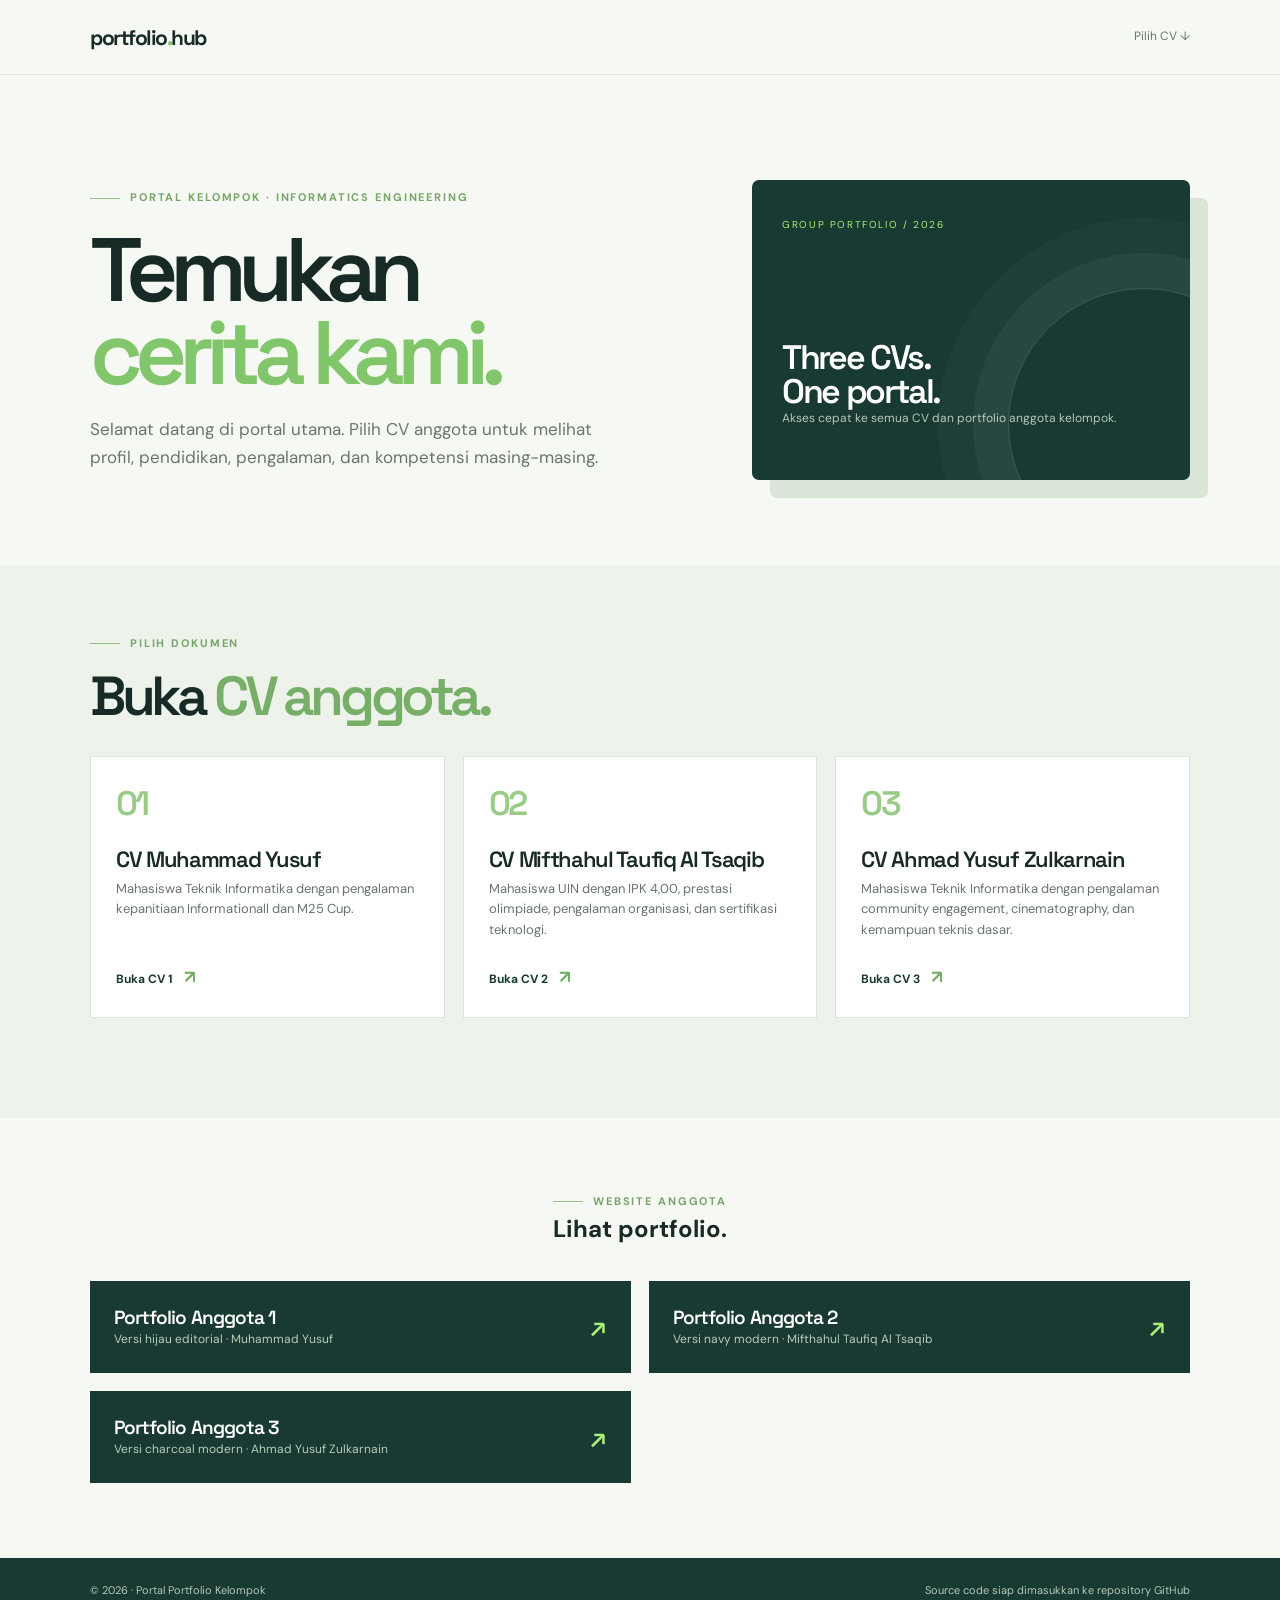
<file: index.html>
<!DOCTYPE html>
<html lang="id">
<head>
  <meta charset="UTF-8">
  <meta name="viewport" content="width=device-width, initial-scale=1.0">
  <meta name="description" content="Portal portfolio dan CV anggota kelompok.">
  <title>Portfolio Hub | CV & Portfolio</title>
  <link rel="preconnect" href="https://fonts.googleapis.com">
  <link rel="preconnect" href="https://fonts.gstatic.com" crossorigin>
  <link href="https://fonts.googleapis.com/css2?family=DM+Sans:wght@400;500;600;700&family=Space+Grotesk:wght@500;600;700&display=swap" rel="stylesheet">
  <style>
    :root{--ink:#172a25;--muted:#68766e;--paper:#f6f8f3;--deep:#183a32;--lime:#a8ee77;--line:#dce5dc;--orange:#e3a15f}
    *{box-sizing:border-box;margin:0;padding:0}html{scroll-behavior:smooth}body{background:var(--paper);color:var(--ink);font:16px/1.6 "DM Sans",sans-serif}.container{width:min(1100px,calc(100% - 44px));margin:auto}.header{border-bottom:1px solid var(--line);background:#f6f8f3eb;backdrop-filter:blur(12px);position:sticky;top:0;z-index:5}.nav{height:74px;display:flex;align-items:center;justify-content:space-between}.brand{color:var(--ink);font:700 21px "Space Grotesk";letter-spacing:-.07em;text-decoration:none}.brand span{color:#7bbd69}.nav a:not(.brand){color:var(--muted);font-size:12px;text-decoration:none}.hero{padding:105px 0 85px;display:grid;grid-template-columns:1.15fr .85fr;gap:70px;align-items:center}.eyebrow{color:#76a568;text-transform:uppercase;letter-spacing:.17em;font-size:11px;font-weight:700;display:flex;align-items:center;gap:10px}.eyebrow:before{content:"";width:30px;height:1px;background:#94bf85}.hero h1{font:600 clamp(54px,8vw,90px)/.92 "Space Grotesk";letter-spacing:-.09em;margin:22px 0}.hero h1 span{color:#82c66b}.hero-copy>p:last-of-type{max-width:520px;color:var(--muted);font-size:17px}.hero-card{background:var(--deep);color:#fff;padding:30px;border-radius:7px;min-height:300px;box-shadow:18px 18px 0 #d9e6d7;position:relative;overflow:hidden}.hero-card:after{content:"";position:absolute;width:270px;height:270px;border:1px solid #ffffff2b;border-radius:50%;right:-90px;bottom:-80px;box-shadow:0 0 0 35px #ffffff0b,0 0 0 70px #ffffff07}.hero-card small{color:var(--lime);font-size:10px;letter-spacing:.16em}.hero-card h2{font:600 34px/1 "Space Grotesk";letter-spacing:-.07em;margin-top:105px}.hero-card p{color:#b5c9ba;font-size:12px}.section{padding:70px 0 100px;background:#edf2eb}.section-heading{margin-bottom:32px}.section h2{font:600 clamp(35px,5vw,55px)/1 "Space Grotesk";letter-spacing:-.08em;margin-top:16px}.section h2 span{color:#78af68}.portal-grid{display:grid;grid-template-columns:repeat(3,1fr);gap:18px}.portal-card{background:#fff;border:1px solid var(--line);padding:25px;min-height:235px;display:flex;flex-direction:column;justify-content:space-between;transition:.2s}.portal-card:hover{transform:translateY(-5px);box-shadow:0 14px 25px #21372b12}.portal-number{font:600 34px "Space Grotesk";color:#9acb87;letter-spacing:-.08em}.portal-card h3{font:600 22px "Space Grotesk";letter-spacing:-.06em;margin-top:20px}.portal-card p{font-size:13px;color:var(--muted);margin:6px 0 22px}.portal-link{color:var(--deep);font-size:12px;font-weight:700;text-decoration:none}.portal-link span{color:#75ae67;font-size:18px;margin-left:8px}.portfolio-links{padding:75px 0}.portfolio-links .section-heading{text-align:center}.portfolio-links .eyebrow{justify-content:center}.portfolio-list{display:grid;grid-template-columns:1fr 1fr;gap:18px}.portfolio-item{padding:24px;background:var(--deep);color:#fff;text-decoration:none;display:flex;align-items:center;justify-content:space-between}.portfolio-item:hover{background:#255045}.portfolio-item h3{font:600 19px "Space Grotesk";letter-spacing:-.05em}.portfolio-item p{color:#b9ccb9;font-size:12px}.portfolio-item strong{color:var(--lime);font:500 27px "Space Grotesk"}.footer{background:var(--deep);color:#b6c8b9;padding:24px 0;font-size:11px}.footer .container{display:flex;justify-content:space-between;gap:20px}.footer a{color:#fff;text-decoration:none}@media(max-width:720px){.container{width:calc(100% - 34px)}.hero{grid-template-columns:1fr;gap:50px;padding:75px 0}.hero-card{min-height:270px}.portal-grid,.portfolio-list{grid-template-columns:1fr}.footer .container{flex-wrap:wrap}}
  </style>
</head>
<body>
  <header class="header"><nav class="nav container"><a class="brand" href="#home">portfolio<span>.</span>hub</a><a href="#cv">Pilih CV ↓</a></nav></header>
  <main>
    <section id="home" class="hero container">
      <div class="hero-copy"><p class="eyebrow">Portal kelompok · Informatics Engineering</p><h1>Temukan<br /><span>cerita kami.</span></h1><p>Selamat datang di portal utama. Pilih CV anggota untuk melihat profil, pendidikan, pengalaman, dan kompetensi masing-masing.</p></div>
      <div class="hero-card"><small>GROUP PORTFOLIO / 2026</small><h2>Three CVs.<br>One portal.</h2><p>Akses cepat ke semua CV dan portfolio anggota kelompok.</p></div>
    </section>
    <section id="cv" class="section"><div class="container"><div class="section-heading"><p class="eyebrow">Pilih dokumen</p><h2>Buka <span>CV anggota.</span></h2></div><div class="portal-grid">
      <article class="portal-card"><div><div class="portal-number">01</div><h3>CV Muhammad Yusuf</h3><p>Mahasiswa Teknik Informatika dengan pengalaman kepanitiaan Informationall dan M25 Cup.</p></div><a class="portal-link" href="cv-1.html">Buka CV 1 <span>↗</span></a></article>
      <article class="portal-card"><div><div class="portal-number">02</div><h3>CV Mifthahul Taufiq Al Tsaqib</h3><p>Mahasiswa UIN dengan IPK 4,00, prestasi olimpiade, pengalaman organisasi, dan sertifikasi teknologi.</p></div><a class="portal-link" href="cv-2.html">Buka CV 2 <span>↗</span></a></article>
      <article class="portal-card"><div><div class="portal-number">03</div><h3>CV Ahmad Yusuf Zulkarnain</h3><p>Mahasiswa Teknik Informatika dengan pengalaman community engagement, cinematography, dan kemampuan teknis dasar.</p></div><a class="portal-link" href="cv-3.html">Buka CV 3 <span>↗</span></a></article>
    </div></div></section>
    <section class="portfolio-links"><div class="container"><div class="section-heading"><p class="eyebrow">Website anggota</p><h2>Lihat <span>portfolio.</span></h2></div><div class="portfolio-list"><a class="portfolio-item" href="portfolio-anggota-1/index.html"><div><h3>Portfolio Anggota 1</h3><p>Versi hijau editorial · Muhammad Yusuf</p></div><strong>↗</strong></a><a class="portfolio-item" href="portfolio-anggota-2/index.html"><div><h3>Portfolio Anggota 2</h3><p>Versi navy modern · Mifthahul Taufiq Al Tsaqib</p></div><strong>↗</strong></a><a class="portfolio-item" href="portfolio-anggota-3/index.html"><div><h3>Portfolio Anggota 3</h3><p>Versi charcoal modern · Ahmad Yusuf Zulkarnain</p></div><strong>↗</strong></a></div></div></section>
  </main>
  <footer class="footer"><div class="container"><span>© 2026 · Portal Portfolio Kelompok</span><span>Source code siap dimasukkan ke repository GitHub</span></div></footer>
</body>
</html>
</file>
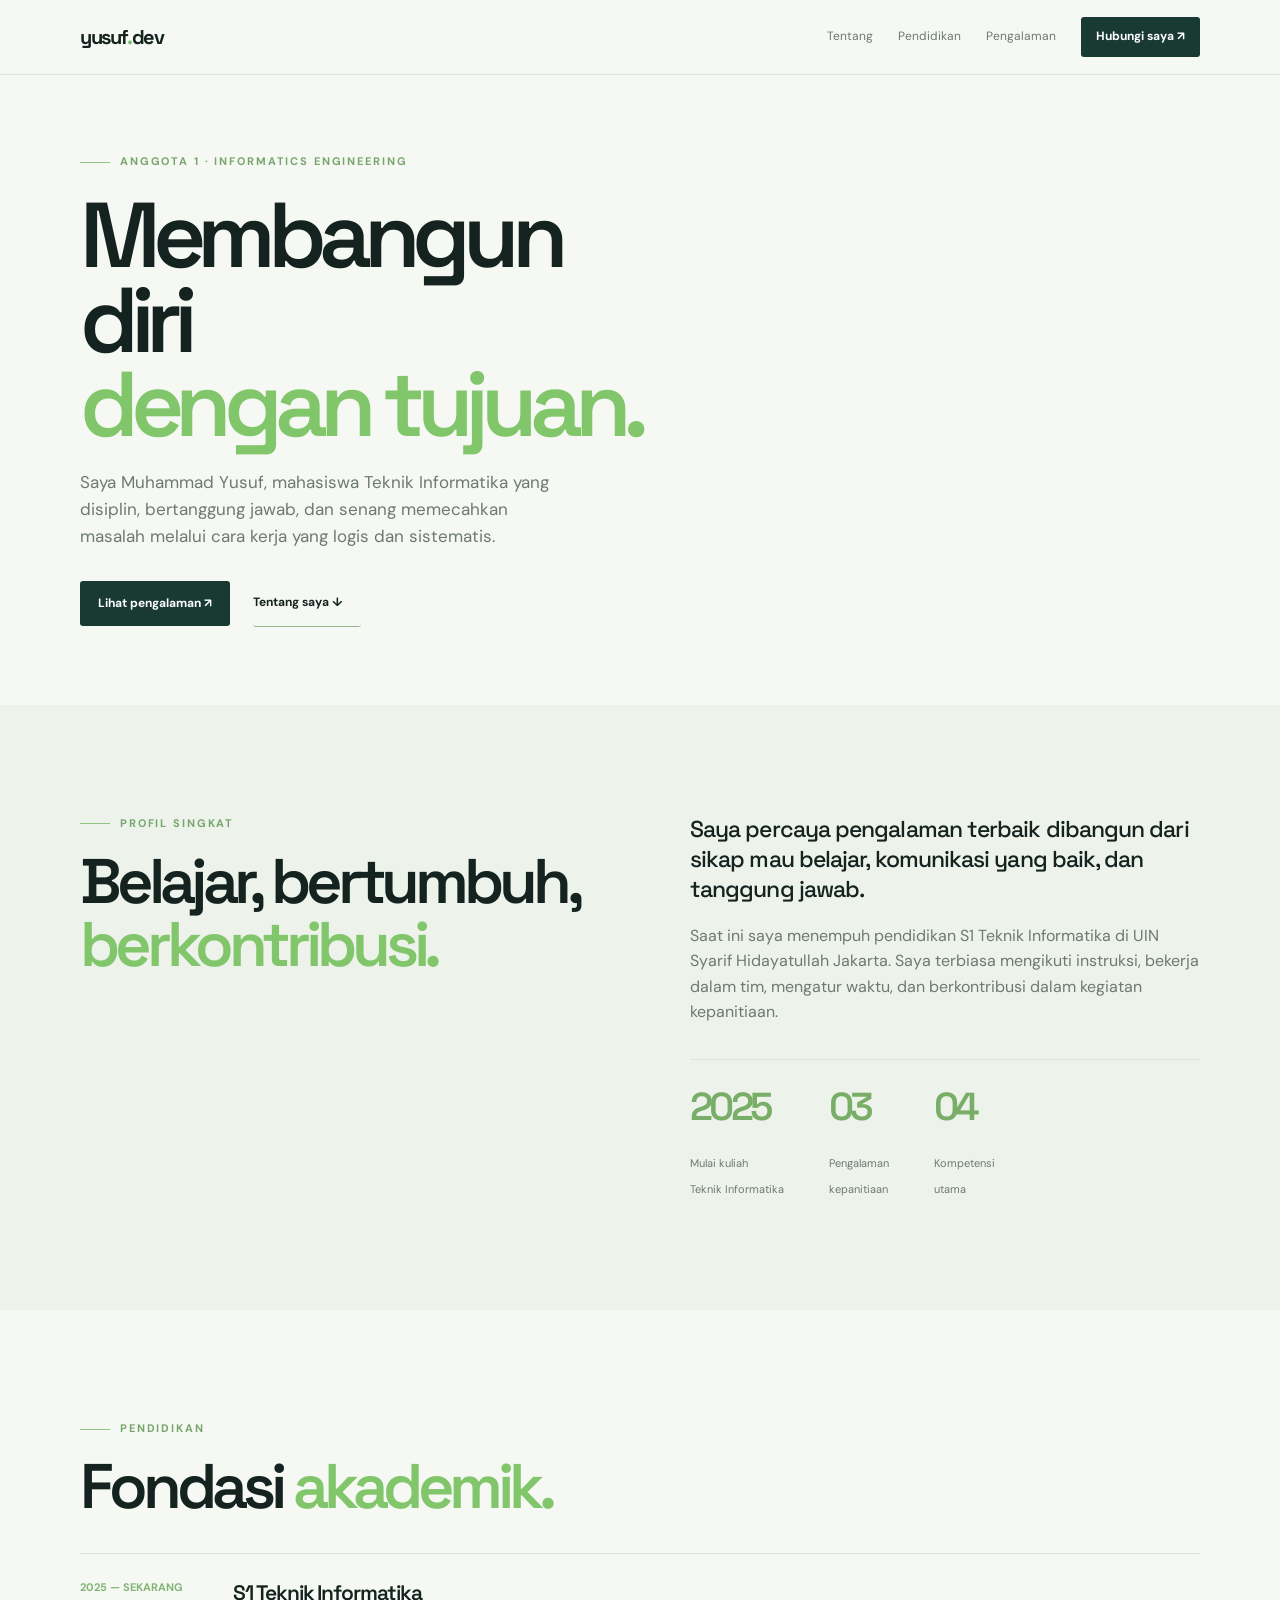
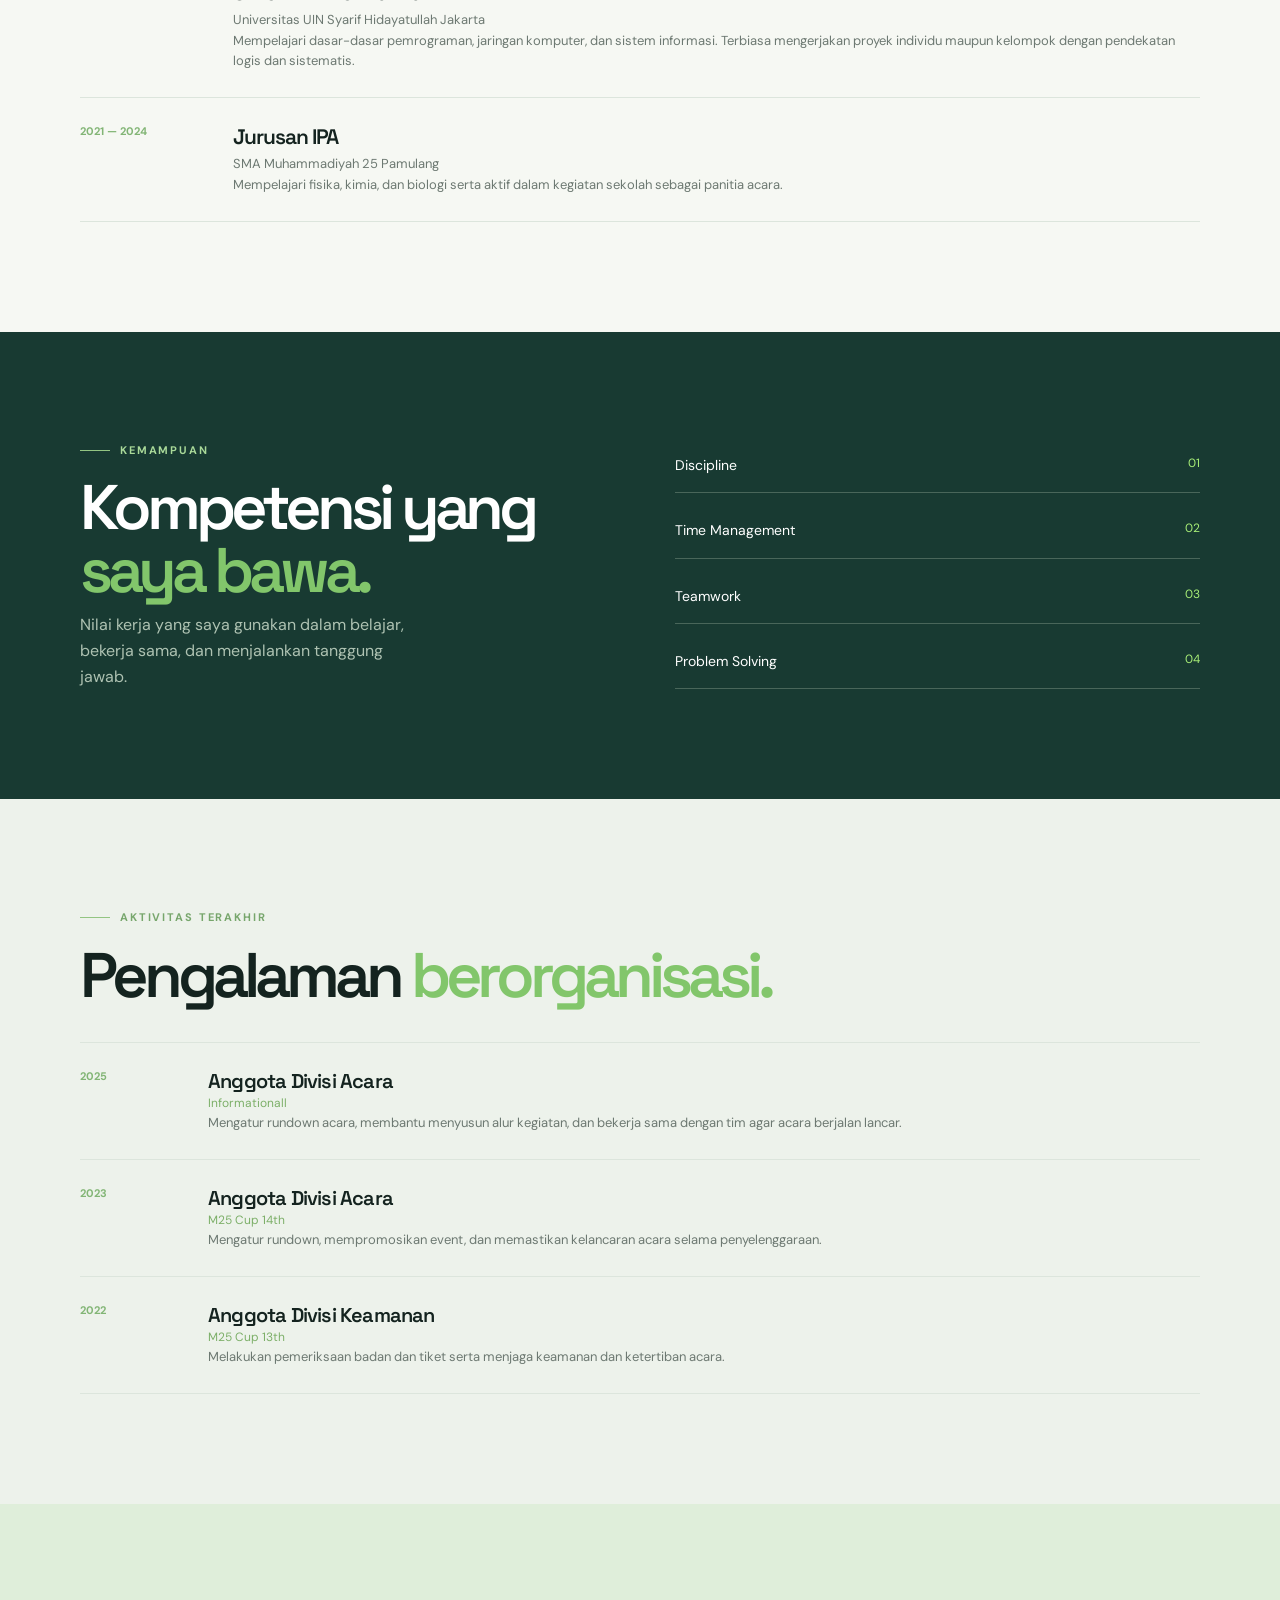
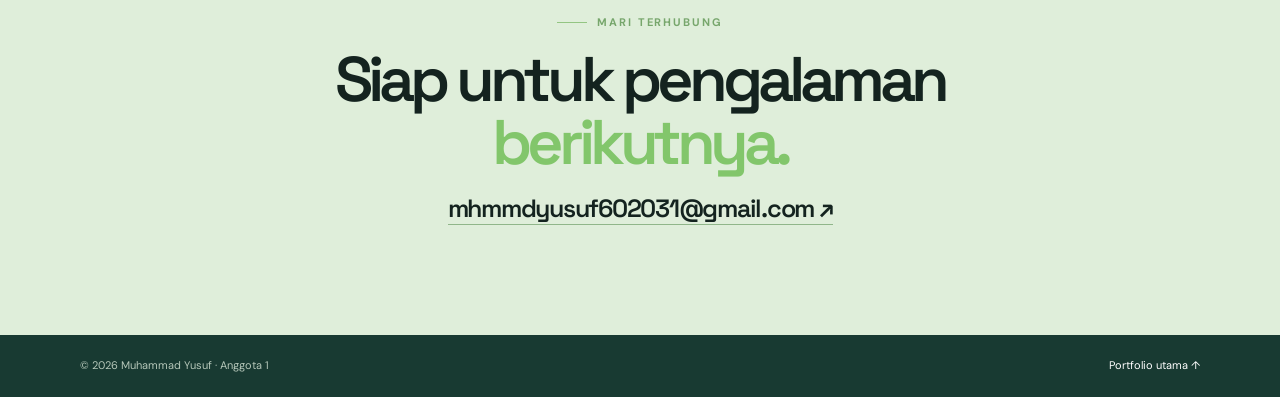
<file: portfolio-anggota-1/index.html>
<!DOCTYPE html>
<html lang="id">
<head>
  <meta charset="UTF-8">
  <meta name="viewport" content="width=device-width, initial-scale=1.0">
  <meta name="description" content="Portfolio Muhammad Yusuf, mahasiswa Teknik Informatika.">
  <title>Muhammad Yusuf — Portfolio</title>
  <link rel="preconnect" href="https://fonts.googleapis.com">
  <link rel="preconnect" href="https://fonts.gstatic.com" crossorigin>
  <link href="https://fonts.googleapis.com/css2?family=DM+Sans:wght@400;500;600;700&family=Space+Grotesk:wght@500;600;700&display=swap" rel="stylesheet">
  <style>
    :root{--ink:#14231f;--muted:#6d7972;--paper:#f6f8f3;--deep:#183a32;--lime:#a8ee77;--line:#dce5dc}
    *{box-sizing:border-box;margin:0;padding:0}html{scroll-behavior:smooth}body{background:var(--paper);color:var(--ink);font:16px/1.6 "DM Sans",sans-serif}.container{width:min(1120px,calc(100% - 48px));margin:auto}.header{position:sticky;top:0;z-index:5;background:#f6f8f3e8;backdrop-filter:blur(12px);border-bottom:1px solid var(--line)}.nav{height:74px;display:flex;align-items:center;justify-content:space-between}.brand{color:var(--ink);font:700 20px "Space Grotesk";text-decoration:none;letter-spacing:-.07em}.brand b{color:#80bd68}.links{display:flex;gap:25px;align-items:center}.links a{color:var(--muted);font-size:12px;text-decoration:none}.links .button{color:#fff;background:var(--deep);padding:10px 15px;border-radius:3px}.hero{min-height:630px;display:grid;grid-template-columns:1.1fr .9fr;align-items:center;gap:70px}.eyebrow{font-size:11px;text-transform:uppercase;letter-spacing:.17em;font-weight:700;color:#77a66c;display:flex;gap:10px;align-items:center}.eyebrow:before{content:"";width:30px;height:1px;background:#93c582}.hero h1{font:600 clamp(54px,8vw,92px)/.92 "Space Grotesk";letter-spacing:-.09em;margin:22px 0}.hero h1 span,.section h2 span{color:#82c66b}.lead{max-width:480px;color:var(--muted);font-size:17px}.actions{display:flex;gap:23px;align-items:center;margin-top:30px}.button{display:inline-block;text-decoration:none;font-size:12px;font-weight:700;border-radius:3px;padding:13px 18px}.button.primary{background:var(--deep);color:#fff}.button.secondary{color:var(--ink);border-bottom:1px solid #95b68b;padding-left:0}.profile-card{height:420px;max-width:350px;margin:auto;border-radius:170px 170px 10px 10px;background:#dcebd6;position:relative;overflow:hidden}.profile-card:before{content:"MUHAMMAD YUSUF";position:absolute;top:22px;left:24px;color:#618b59;font-size:10px;letter-spacing:.15em;z-index:2}.profile-card:after{content:"01";position:absolute;right:22px;bottom:16px;color:#83ac79;font:600 58px "Space Grotesk";letter-spacing:-.1em}.face{position:absolute;width:140px;height:170px;left:105px;top:105px;background:#c8795e;border-radius:48%;z-index:1;transform:rotate(7deg)}.hair{position:absolute;width:150px;height:72px;left:98px;top:90px;background:#173b34;border-radius:60% 40% 30% 40%;z-index:2;transform:rotate(-8deg)}.shirt{position:absolute;width:290px;height:170px;left:30px;bottom:-25px;background:#f3c263;border-radius:50%}.dot{position:absolute;width:110px;height:110px;border:1px solid #fff8;border-radius:50%;top:135px;left:25px}.grid{position:absolute;inset:-80px;opacity:.2;background:linear-gradient(90deg,#fff 1px,transparent 1px),linear-gradient(#fff 1px,transparent 1px);background-size:28px 28px;transform:rotate(20deg)}.section{padding:110px 0}.section.alt{background:#edf2eb}.section h2{font:600 clamp(36px,5vw,63px)/1 "Space Grotesk";letter-spacing:-.08em;margin:17px 0 35px}.about{display:grid;grid-template-columns:1fr 1fr;gap:100px}.about-copy{color:var(--muted);max-width:510px}.about-copy strong{display:block;color:var(--ink);font:500 23px/1.3 "Space Grotesk";letter-spacing:-.04em;margin-bottom:18px}.facts{display:flex;gap:45px;margin-top:34px;padding-top:22px;border-top:1px solid var(--line)}.facts strong{font:600 39px "Space Grotesk";color:#78ae67;display:block;letter-spacing:-.09em}.facts span{font-size:11px;color:var(--muted)}.education{border-top:1px solid var(--line)}.entry{display:grid;grid-template-columns:125px 1fr;gap:28px;padding:25px 0;border-bottom:1px solid var(--line)}.date{font-size:11px;color:#82b575;font-weight:700}.entry h3{font:600 21px "Space Grotesk";letter-spacing:-.05em}.entry p{color:var(--muted);font-size:13px}.tag{font-size:11px;color:#7f8c82;margin-top:4px}.dark{background:var(--deep);color:#fff}.dark .eyebrow{color:#a9d999}.skills{display:grid;grid-template-columns:1fr 1fr;gap:70px}.skills h2{margin-bottom:10px}.skills p{color:#aec2b2;max-width:350px}.skill-list{display:grid;gap:14px}.skill{display:flex;justify-content:space-between;border-bottom:1px solid #49665a;padding:12px 0;font-size:14px}.skill span{color:var(--lime);font-size:12px}.experience-list{border-top:1px solid var(--line);margin-top:25px}.experience{display:grid;grid-template-columns:100px 1fr;gap:28px;border-bottom:1px solid var(--line);padding:25px 0}.experience h3{font:600 20px "Space Grotesk";letter-spacing:-.04em}.experience p{color:var(--muted);font-size:13px}.experience .org{color:#7caf68;font-size:12px}.contact{text-align:center;background:#dfeeda}.contact .eyebrow{justify-content:center}.contact h2{margin-bottom:18px}.email{display:inline-block;color:var(--ink);font:600 25px "Space Grotesk";letter-spacing:-.05em;text-decoration:none;border-bottom:1px solid #90b68a}.footer{background:var(--deep);color:#b5c7b9;font-size:11px;padding:22px 0}.footer .container{display:flex;justify-content:space-between}.footer a{color:#fff;text-decoration:none}@media(max-width:760px){.container{width:calc(100% - 36px)}.links{gap:10px}.links a:not(.button){display:none}.hero,.about,.skills{grid-template-columns:1fr;gap:45px}.hero{padding:70px 0}.profile-card{height:370px;width:290px}.section{padding:78px 0}.entry{grid-template-columns:1fr;gap:4px}.experience{grid-template-columns:1fr;gap:5px}.footer .container{flex-wrap:wrap;gap:8px}.facts{gap:20px}}
  </style>
</head>
<body>
  <header class="header"><nav class="nav container"><a class="brand" href="#home">yusuf<b>.</b>dev</a><div class="links"><a href="#about">Tentang</a><a href="#education">Pendidikan</a><a href="#experience">Pengalaman</a><a class="button" href="mailto:mhmmdyusuf602031@gmail.com">Hubungi saya ↗</a></div></nav></header>
  <main>
    <section id="home" class="hero container">
      <div><p class="eyebrow">Anggota 1 · Informatics Engineering</p><h1>Membangun diri<br /><span>dengan tujuan.</span></h1><p class="lead">Saya Muhammad Yusuf, mahasiswa Teknik Informatika yang disiplin, bertanggung jawab, dan senang memecahkan masalah melalui cara kerja yang logis dan sistematis.</p><div class="actions"><a class="button primary" href="#experience">Lihat pengalaman ↗</a><a class="button secondary" href="#about">Tentang saya ↓</a></div></div>
      <div class="profile-card"><div class="grid"></div><div class="dot"></div><div class="hair"></div><div class="face"></div><div class="shirt"></div></div>
    </section>
    <section id="about" class="section alt"><div class="container about"><div><p class="eyebrow">Profil singkat</p><h2>Belajar, bertumbuh,<br /><span>berkontribusi.</span></h2></div><div class="about-copy"><strong>Saya percaya pengalaman terbaik dibangun dari sikap mau belajar, komunikasi yang baik, dan tanggung jawab.</strong><p>Saat ini saya menempuh pendidikan S1 Teknik Informatika di UIN Syarif Hidayatullah Jakarta. Saya terbiasa mengikuti instruksi, bekerja dalam tim, mengatur waktu, dan berkontribusi dalam kegiatan kepanitiaan.</p><div class="facts"><div><strong>2025</strong><span>Mulai kuliah<br />Teknik Informatika</span></div><div><strong>03</strong><span>Pengalaman<br />kepanitiaan</span></div><div><strong>04</strong><span>Kompetensi<br />utama</span></div></div></div></div></section>
    <section id="education" class="section container"><p class="eyebrow">Pendidikan</p><h2>Fondasi <span>akademik.</span></h2><div class="education"><div class="entry"><span class="date">2025 — SEKARANG</span><div><h3>S1 Teknik Informatika</h3><p class="tag">Universitas UIN Syarif Hidayatullah Jakarta</p><p>Mempelajari dasar-dasar pemrograman, jaringan komputer, dan sistem informasi. Terbiasa mengerjakan proyek individu maupun kelompok dengan pendekatan logis dan sistematis.</p></div></div><div class="entry"><span class="date">2021 — 2024</span><div><h3>Jurusan IPA</h3><p class="tag">SMA Muhammadiyah 25 Pamulang</p><p>Mempelajari fisika, kimia, dan biologi serta aktif dalam kegiatan sekolah sebagai panitia acara.</p></div></div></div></section>
    <section id="skills" class="section dark"><div class="container skills"><div><p class="eyebrow">Kemampuan</p><h2>Kompetensi yang<br /><span>saya bawa.</span></h2><p>Nilai kerja yang saya gunakan dalam belajar, bekerja sama, dan menjalankan tanggung jawab.</p></div><div class="skill-list"><div class="skill">Discipline <span>01</span></div><div class="skill">Time Management <span>02</span></div><div class="skill">Teamwork <span>03</span></div><div class="skill">Problem Solving <span>04</span></div></div></div></section>
    <section id="experience" class="section alt"><div class="container"><p class="eyebrow">Aktivitas terakhir</p><h2>Pengalaman <span>berorganisasi.</span></h2><div class="experience-list"><div class="experience"><span class="date">2025</span><div><h3>Anggota Divisi Acara</h3><p class="org">Informationall</p><p>Mengatur rundown acara, membantu menyusun alur kegiatan, dan bekerja sama dengan tim agar acara berjalan lancar.</p></div></div><div class="experience"><span class="date">2023</span><div><h3>Anggota Divisi Acara</h3><p class="org">M25 Cup 14th</p><p>Mengatur rundown, mempromosikan event, dan memastikan kelancaran acara selama penyelenggaraan.</p></div></div><div class="experience"><span class="date">2022</span><div><h3>Anggota Divisi Keamanan</h3><p class="org">M25 Cup 13th</p><p>Melakukan pemeriksaan badan dan tiket serta menjaga keamanan dan ketertiban acara.</p></div></div></div></div></section>
    <section class="section contact"><div class="container"><p class="eyebrow">Mari terhubung</p><h2>Siap untuk pengalaman<br /><span>berikutnya.</span></h2><a class="email" href="mailto:mhmmdyusuf602031@gmail.com">mhmmdyusuf602031@gmail.com ↗</a></div></section>
  </main>
  <footer class="footer"><div class="container"><span>© 2026 Muhammad Yusuf · Anggota 1</span><a href="../index.html">Portfolio utama ↑</a></div></footer>
</body>
</html>
</file>
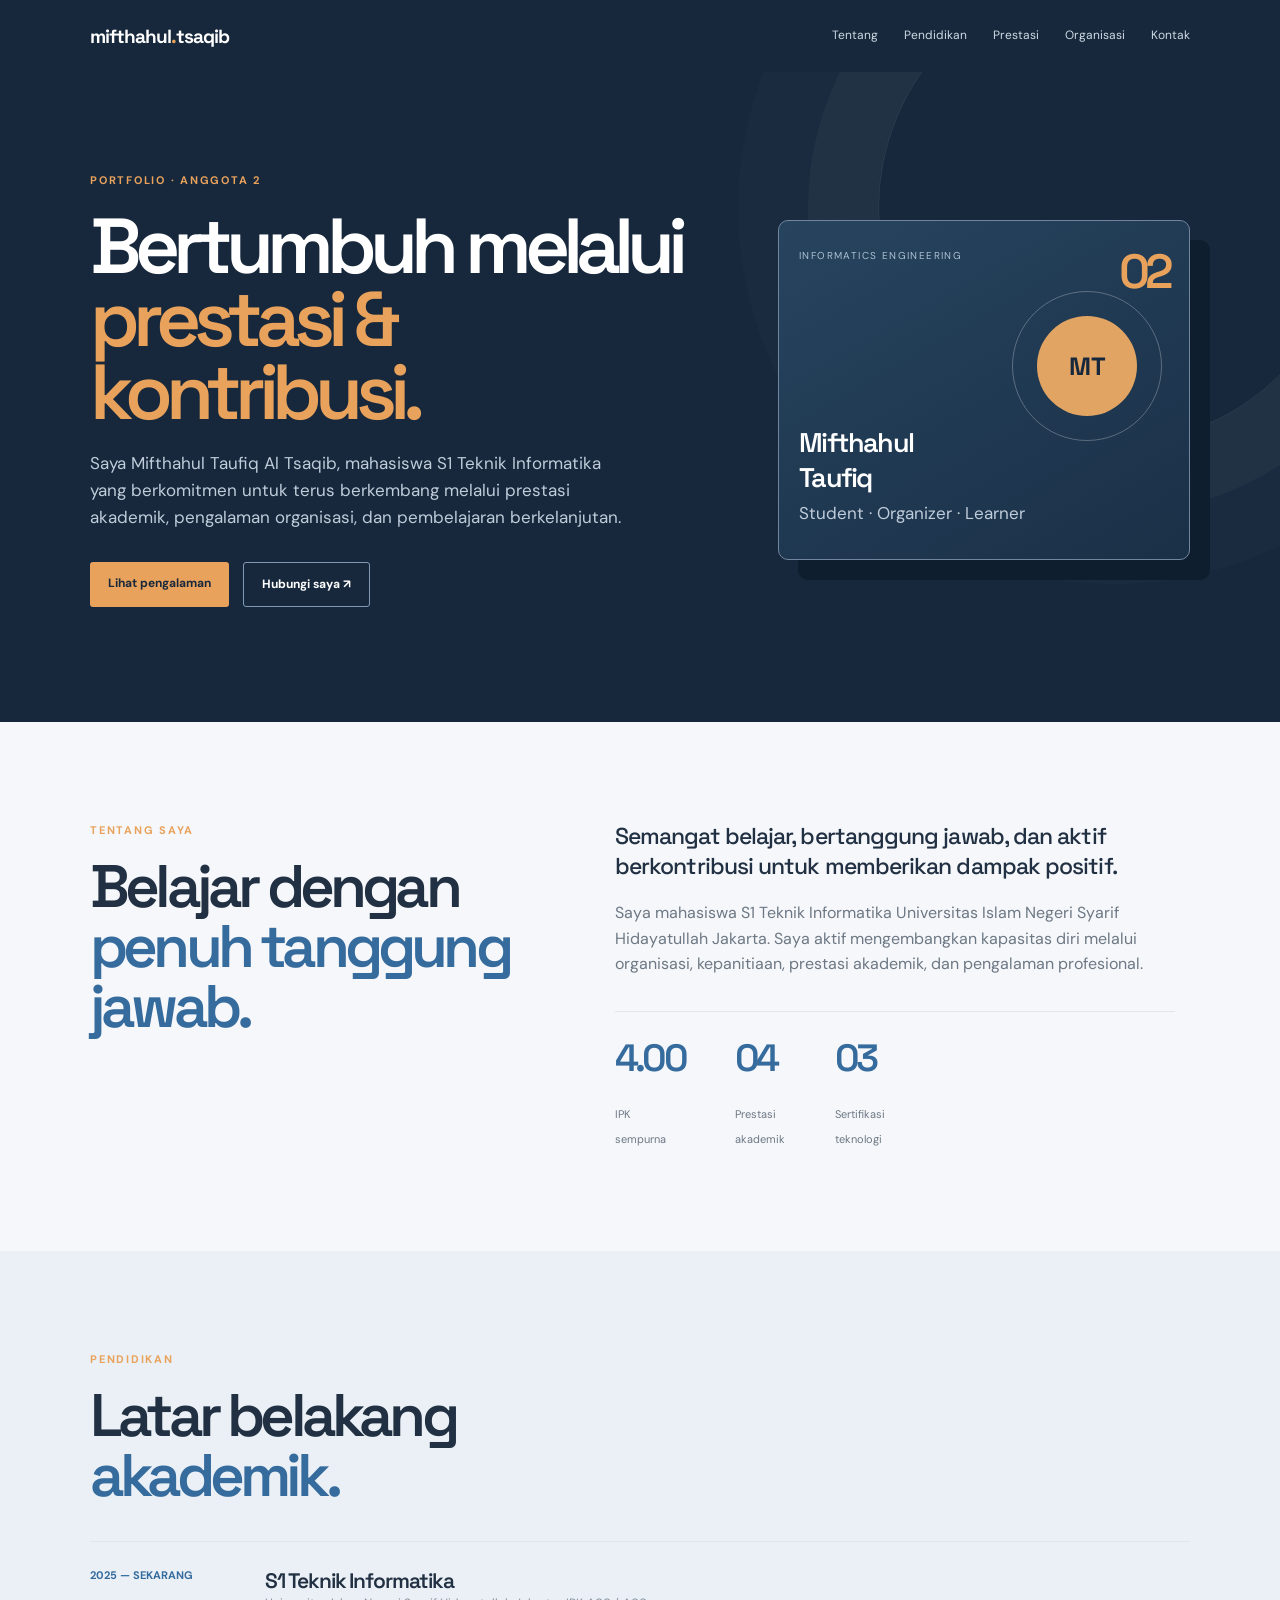
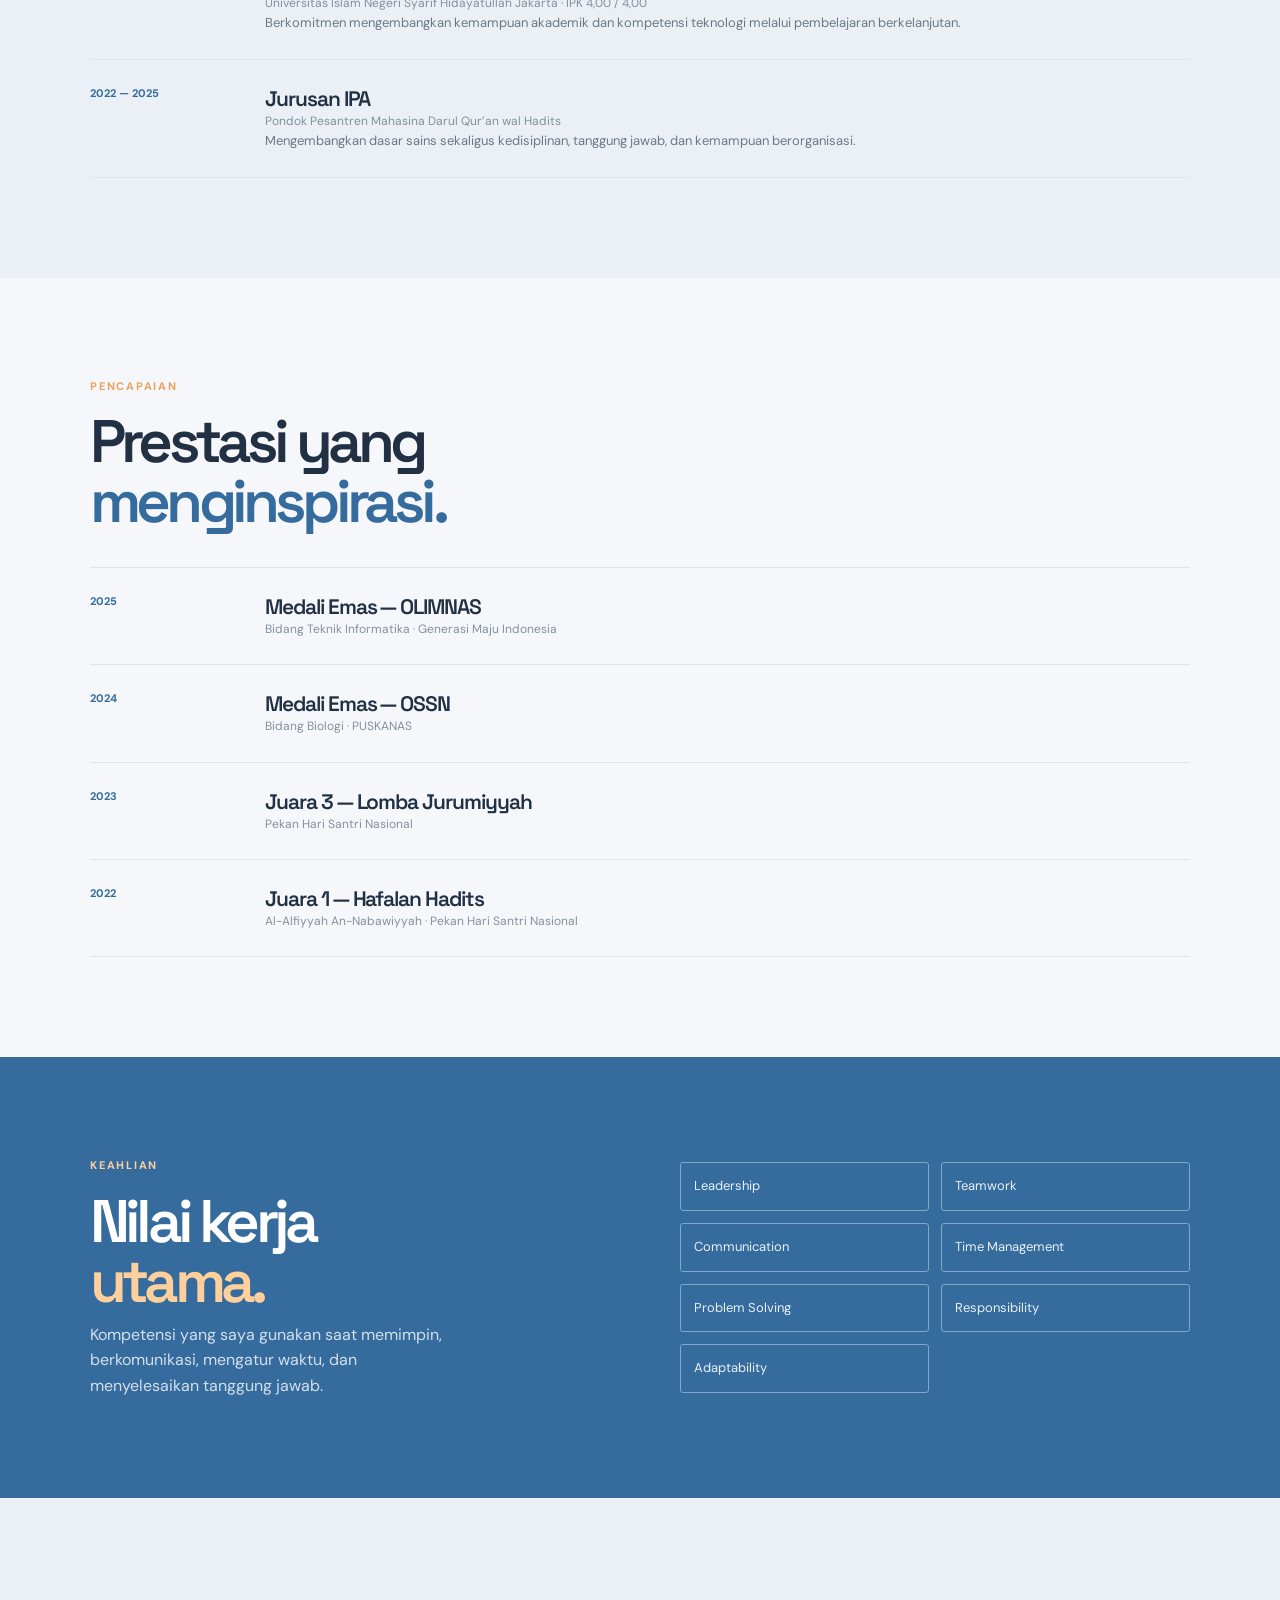
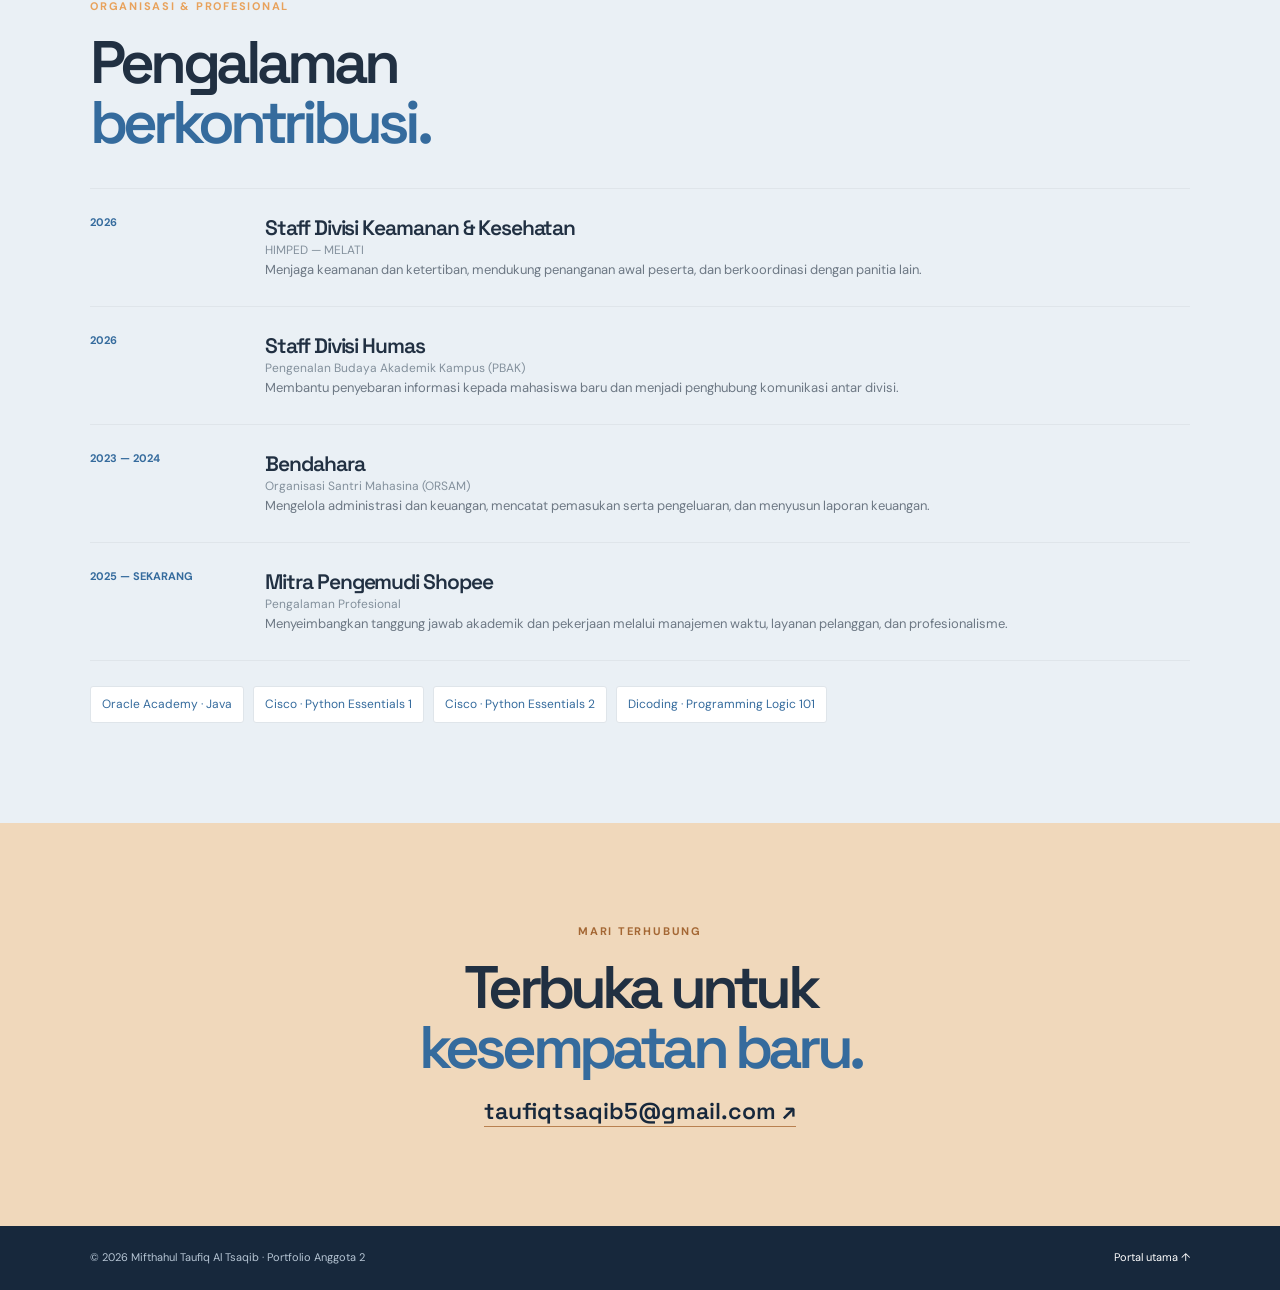
<file: portfolio-anggota-2/index.html>
<!DOCTYPE html>
<html lang="id">
<head>
  <meta charset="UTF-8">
  <meta name="viewport" content="width=device-width, initial-scale=1.0">
  <meta name="description" content="Portfolio Mifthahul Taufiq Al Tsaqib, mahasiswa Teknik Informatika.">
  <title>Mifthahul Taufiq Al Tsaqib | Portfolio</title>
  <link rel="preconnect" href="https://fonts.googleapis.com">
  <link rel="preconnect" href="https://fonts.gstatic.com" crossorigin>
  <link href="https://fonts.googleapis.com/css2?family=DM+Sans:wght@400;500;600;700&family=Space+Grotesk:wght@500;600;700&display=swap" rel="stylesheet">
  <style>
    :root{--navy:#17283c;--blue:#356b9d;--orange:#e8a25c;--bg:#f5f7fa;--text:#213042;--muted:#6d7884;--line:#dfe5ea}
    *{box-sizing:border-box;margin:0;padding:0}html{scroll-behavior:smooth}body{background:var(--bg);color:var(--text);font:16px/1.6 "DM Sans",sans-serif}.container{width:min(1100px,calc(100% - 44px));margin:auto}.topbar{background:var(--navy);color:#fff}.nav{height:72px;display:flex;align-items:center;justify-content:space-between}.logo{color:#fff;text-decoration:none;font:700 19px "Space Grotesk";letter-spacing:-.05em}.logo span{color:var(--orange)}.nav-links{display:flex;gap:26px}.nav-links a{color:#cfdae4;text-decoration:none;font-size:12px}.nav-links a:hover{color:#fff}.hero{background:var(--navy);color:#fff;padding:100px 0 115px;position:relative;overflow:hidden}.hero:after{content:"";position:absolute;width:470px;height:470px;border:1px solid #ffffff17;border-radius:50%;right:-70px;top:-100px;box-shadow:0 0 0 70px #ffffff08,0 0 0 140px #ffffff04}.hero-grid{display:grid;grid-template-columns:1.2fr .8fr;gap:70px;align-items:center;position:relative;z-index:1}.eyebrow{color:var(--orange);text-transform:uppercase;font-size:11px;letter-spacing:.16em;font-weight:700}.hero h1{font:600 clamp(45px,7vw,78px)/.94 "Space Grotesk";letter-spacing:-.09em;margin:20px 0}.hero h1 span{color:var(--orange)}.hero p:not(.eyebrow){color:#bfccda;max-width:540px;font-size:17px}.hero-actions{display:flex;gap:14px;margin-top:31px}.button{display:inline-block;padding:12px 18px;text-decoration:none;font-size:12px;font-weight:700;border-radius:3px}.button-primary{background:var(--orange);color:#19283b}.button-outline{border:1px solid #7f9ab5;color:#fff}.id-card{height:340px;border:1px solid #71869d;border-radius:10px;padding:20px;position:relative;background:linear-gradient(150deg,#27445f,#1a3047);box-shadow:20px 20px 0 #0f1e2e}.id-card small{color:#aec1d4;letter-spacing:.14em;font-size:10px}.id-card h2{position:absolute;left:20px;bottom:64px;font:600 27px "Space Grotesk";letter-spacing:-.06em}.id-card p{position:absolute;left:20px;bottom:31px;color:#b8c8d6;font-size:11px}.id-card .number{position:absolute;right:20px;top:20px;color:var(--orange);font:600 48px "Space Grotesk";letter-spacing:-.1em}.id-card .circle{position:absolute;width:150px;height:150px;border:1px solid #ffffff44;border-radius:50%;right:27px;top:70px}.id-card .circle:after{content:"MT";display:grid;place-items:center;width:100px;height:100px;border-radius:50%;background:#e2a462;color:var(--navy);font:700 25px "Space Grotesk";position:absolute;top:24px;left:24px}.section{padding:100px 0}.section-title{font:600 clamp(36px,5vw,60px)/1 "Space Grotesk";letter-spacing:-.08em;margin:17px 0 35px}.section-title span{color:var(--blue)}.intro{display:grid;grid-template-columns:.85fr 1.15fr;gap:100px}.intro-copy{color:var(--muted);max-width:560px}.intro-copy strong{display:block;color:var(--text);font:500 23px/1.3 "Space Grotesk";letter-spacing:-.04em;margin-bottom:18px}.stats{display:flex;gap:50px;border-top:1px solid var(--line);margin-top:34px;padding-top:22px}.stats strong{display:block;color:var(--blue);font:600 38px "Space Grotesk";letter-spacing:-.1em}.stats small{color:var(--muted);font-size:11px}.pale{background:#eaf0f5}.education-list,.experience-list{border-top:1px solid var(--line)}.row{display:grid;grid-template-columns:145px 1fr;gap:30px;padding:25px 0;border-bottom:1px solid var(--line)}.date{color:var(--blue);font-size:11px;font-weight:700}.row h3{font:600 21px "Space Grotesk";letter-spacing:-.05em}.row .label{color:#83909c;font-size:12px}.row p{color:var(--muted);font-size:13px}.skills{background:var(--blue);color:#fff}.skills .eyebrow{color:#ffd09b}.skills .section-title{margin-bottom:10px}.skills .section-title span{color:#ffd09b}.skills-grid{display:grid;grid-template-columns:1fr 1fr;gap:80px;align-items:center}.skills-intro p{color:#d3e0ec;max-width:370px}.skill-list{display:grid;grid-template-columns:1fr 1fr;gap:12px}.skill-list span{border:1px solid #82a8c9;color:#e7f0f7;border-radius:3px;padding:13px;font-size:13px}.certifications{display:flex;flex-wrap:wrap;gap:9px;margin-top:25px}.certifications span{background:#fff;border:1px solid var(--line);color:var(--blue);font-size:12px;padding:8px 11px;border-radius:3px}.contact{text-align:center;background:#f0d8bb}.contact .eyebrow{color:#a46734}.contact .section-title{margin-bottom:18px}.email{color:var(--navy);font:600 23px "Space Grotesk";text-decoration:none;border-bottom:1px solid #b98150}.footer{padding:23px 0;background:var(--navy);color:#b6c5d4;font-size:11px}.footer .container{display:flex;justify-content:space-between}.footer a{color:#fff;text-decoration:none}@media(max-width:760px){.container{width:calc(100% - 34px)}.nav-links{gap:10px}.nav-links a:not(:last-child){display:none}.hero{padding:75px 0 90px}.hero-grid,.intro,.skills-grid{grid-template-columns:1fr;gap:45px}.id-card{width:min(100%,350px);margin:auto}.section{padding:75px 0}.row{grid-template-columns:1fr;gap:4px}.skill-list{grid-template-columns:1fr}.stats{gap:22px}.footer .container{flex-wrap:wrap;gap:8px}}
  </style>
</head>
<body>
  <header class="topbar"><nav class="nav container"><a class="logo" href="#home">mifthahul<span>.</span>tsaqib</a><div class="nav-links"><a href="#about">Tentang</a><a href="#education">Pendidikan</a><a href="#achievements">Prestasi</a><a href="#experience">Organisasi</a><a href="#contact">Kontak</a></div></nav></header>
  <main>
    <section id="home" class="hero"><div class="container hero-grid"><div><p class="eyebrow">Portfolio · Anggota 2</p><h1>Bertumbuh melalui<br /><span>prestasi & kontribusi.</span></h1><p>Saya Mifthahul Taufiq Al Tsaqib, mahasiswa S1 Teknik Informatika yang berkomitmen untuk terus berkembang melalui prestasi akademik, pengalaman organisasi, dan pembelajaran berkelanjutan.</p><div class="hero-actions"><a class="button button-primary" href="#experience">Lihat pengalaman</a><a class="button button-outline" href="mailto:taufiqtsaqib5@gmail.com">Hubungi saya ↗</a></div></div><div class="id-card"><small>INFORMATICS ENGINEERING</small><span class="number">02</span><div class="circle"></div><h2>Mifthahul<br>Taufiq</h2><p>Student · Organizer · Learner</p></div></div></section>
    <section id="about" class="section"><div class="container intro"><div><p class="eyebrow">Tentang saya</p><h2 class="section-title">Belajar dengan<br /><span>penuh tanggung jawab.</span></h2></div><div class="intro-copy"><strong>Semangat belajar, bertanggung jawab, dan aktif berkontribusi untuk memberikan dampak positif.</strong><p>Saya mahasiswa S1 Teknik Informatika Universitas Islam Negeri Syarif Hidayatullah Jakarta. Saya aktif mengembangkan kapasitas diri melalui organisasi, kepanitiaan, prestasi akademik, dan pengalaman profesional.</p><div class="stats"><div><strong>4.00</strong><small>IPK<br />sempurna</small></div><div><strong>04</strong><small>Prestasi<br />akademik</small></div><div><strong>03</strong><small>Sertifikasi<br />teknologi</small></div></div></div></div></section>
    <section id="education" class="section pale"><div class="container"><p class="eyebrow">Pendidikan</p><h2 class="section-title">Latar belakang<br /><span>akademik.</span></h2><div class="education-list"><div class="row"><span class="date">2025 — SEKARANG</span><div><h3>S1 Teknik Informatika</h3><p class="label">Universitas Islam Negeri Syarif Hidayatullah Jakarta · IPK 4,00 / 4,00</p><p>Berkomitmen mengembangkan kemampuan akademik dan kompetensi teknologi melalui pembelajaran berkelanjutan.</p></div></div><div class="row"><span class="date">2022 — 2025</span><div><h3>Jurusan IPA</h3><p class="label">Pondok Pesantren Mahasina Darul Qur’an wal Hadits</p><p>Mengembangkan dasar sains sekaligus kedisiplinan, tanggung jawab, dan kemampuan berorganisasi.</p></div></div></div></div></section>
    <section id="achievements" class="section"><div class="container"><p class="eyebrow">Pencapaian</p><h2 class="section-title">Prestasi yang<br /><span>menginspirasi.</span></h2><div class="education-list"><div class="row"><span class="date">2025</span><div><h3>Medali Emas — OLIMNAS</h3><p class="label">Bidang Teknik Informatika · Generasi Maju Indonesia</p></div></div><div class="row"><span class="date">2024</span><div><h3>Medali Emas — OSSN</h3><p class="label">Bidang Biologi · PUSKANAS</p></div></div><div class="row"><span class="date">2023</span><div><h3>Juara 3 — Lomba Jurumiyyah</h3><p class="label">Pekan Hari Santri Nasional</p></div></div><div class="row"><span class="date">2022</span><div><h3>Juara 1 — Hafalan Hadits</h3><p class="label">Al-Alfiyyah An-Nabawiyyah · Pekan Hari Santri Nasional</p></div></div></div></div></section>
    <section id="skills" class="section skills"><div class="container skills-grid"><div class="skills-intro"><p class="eyebrow">Keahlian</p><h2 class="section-title">Nilai kerja<br /><span>utama.</span></h2><p>Kompetensi yang saya gunakan saat memimpin, berkomunikasi, mengatur waktu, dan menyelesaikan tanggung jawab.</p></div><div class="skill-list"><span>Leadership</span><span>Teamwork</span><span>Communication</span><span>Time Management</span><span>Problem Solving</span><span>Responsibility</span><span>Adaptability</span></div></div></section>
    <section id="experience" class="section pale"><div class="container"><p class="eyebrow">Organisasi & profesional</p><h2 class="section-title">Pengalaman<br /><span>berkontribusi.</span></h2><div class="experience-list"><div class="row"><span class="date">2026</span><div><h3>Staff Divisi Keamanan & Kesehatan</h3><p class="label">HIMPED — MELATI</p><p>Menjaga keamanan dan ketertiban, mendukung penanganan awal peserta, dan berkoordinasi dengan panitia lain.</p></div></div><div class="row"><span class="date">2026</span><div><h3>Staff Divisi Humas</h3><p class="label">Pengenalan Budaya Akademik Kampus (PBAK)</p><p>Membantu penyebaran informasi kepada mahasiswa baru dan menjadi penghubung komunikasi antar divisi.</p></div></div><div class="row"><span class="date">2023 — 2024</span><div><h3>Bendahara</h3><p class="label">Organisasi Santri Mahasina (ORSAM)</p><p>Mengelola administrasi dan keuangan, mencatat pemasukan serta pengeluaran, dan menyusun laporan keuangan.</p></div></div><div class="row"><span class="date">2025 — SEKARANG</span><div><h3>Mitra Pengemudi Shopee</h3><p class="label">Pengalaman Profesional</p><p>Menyeimbangkan tanggung jawab akademik dan pekerjaan melalui manajemen waktu, layanan pelanggan, dan profesionalisme.</p></div></div></div><div class="certifications"><span>Oracle Academy · Java</span><span>Cisco · Python Essentials 1</span><span>Cisco · Python Essentials 2</span><span>Dicoding · Programming Logic 101</span></div></div></section>
    <section id="contact" class="section contact"><div class="container"><p class="eyebrow">Mari terhubung</p><h2 class="section-title">Terbuka untuk<br /><span>kesempatan baru.</span></h2><a class="email" href="mailto:taufiqtsaqib5@gmail.com">taufiqtsaqib5@gmail.com ↗</a></div></section>
  </main>
  <footer class="footer"><div class="container"><span>© 2026 Mifthahul Taufiq Al Tsaqib · Portfolio Anggota 2</span><a href="../index.html">Portal utama ↑</a></div></footer>
</body>
</html>
</file>
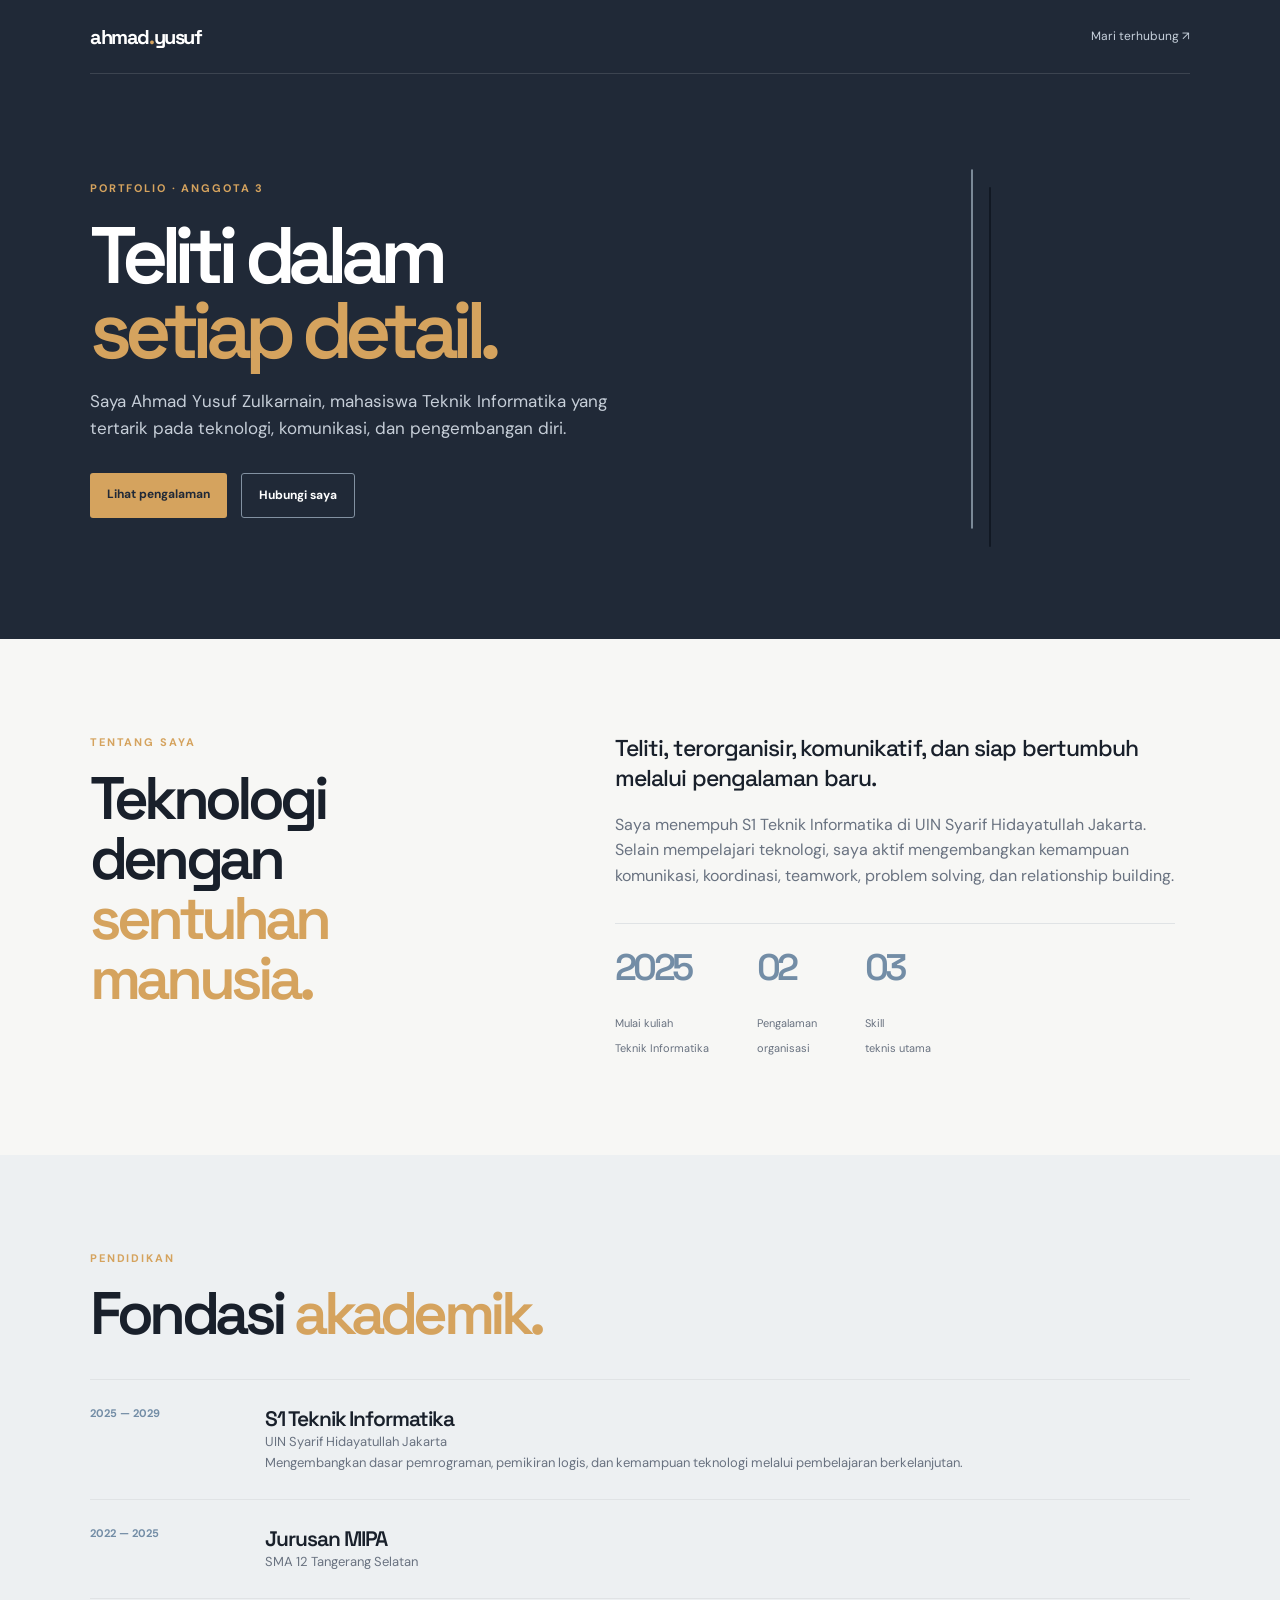
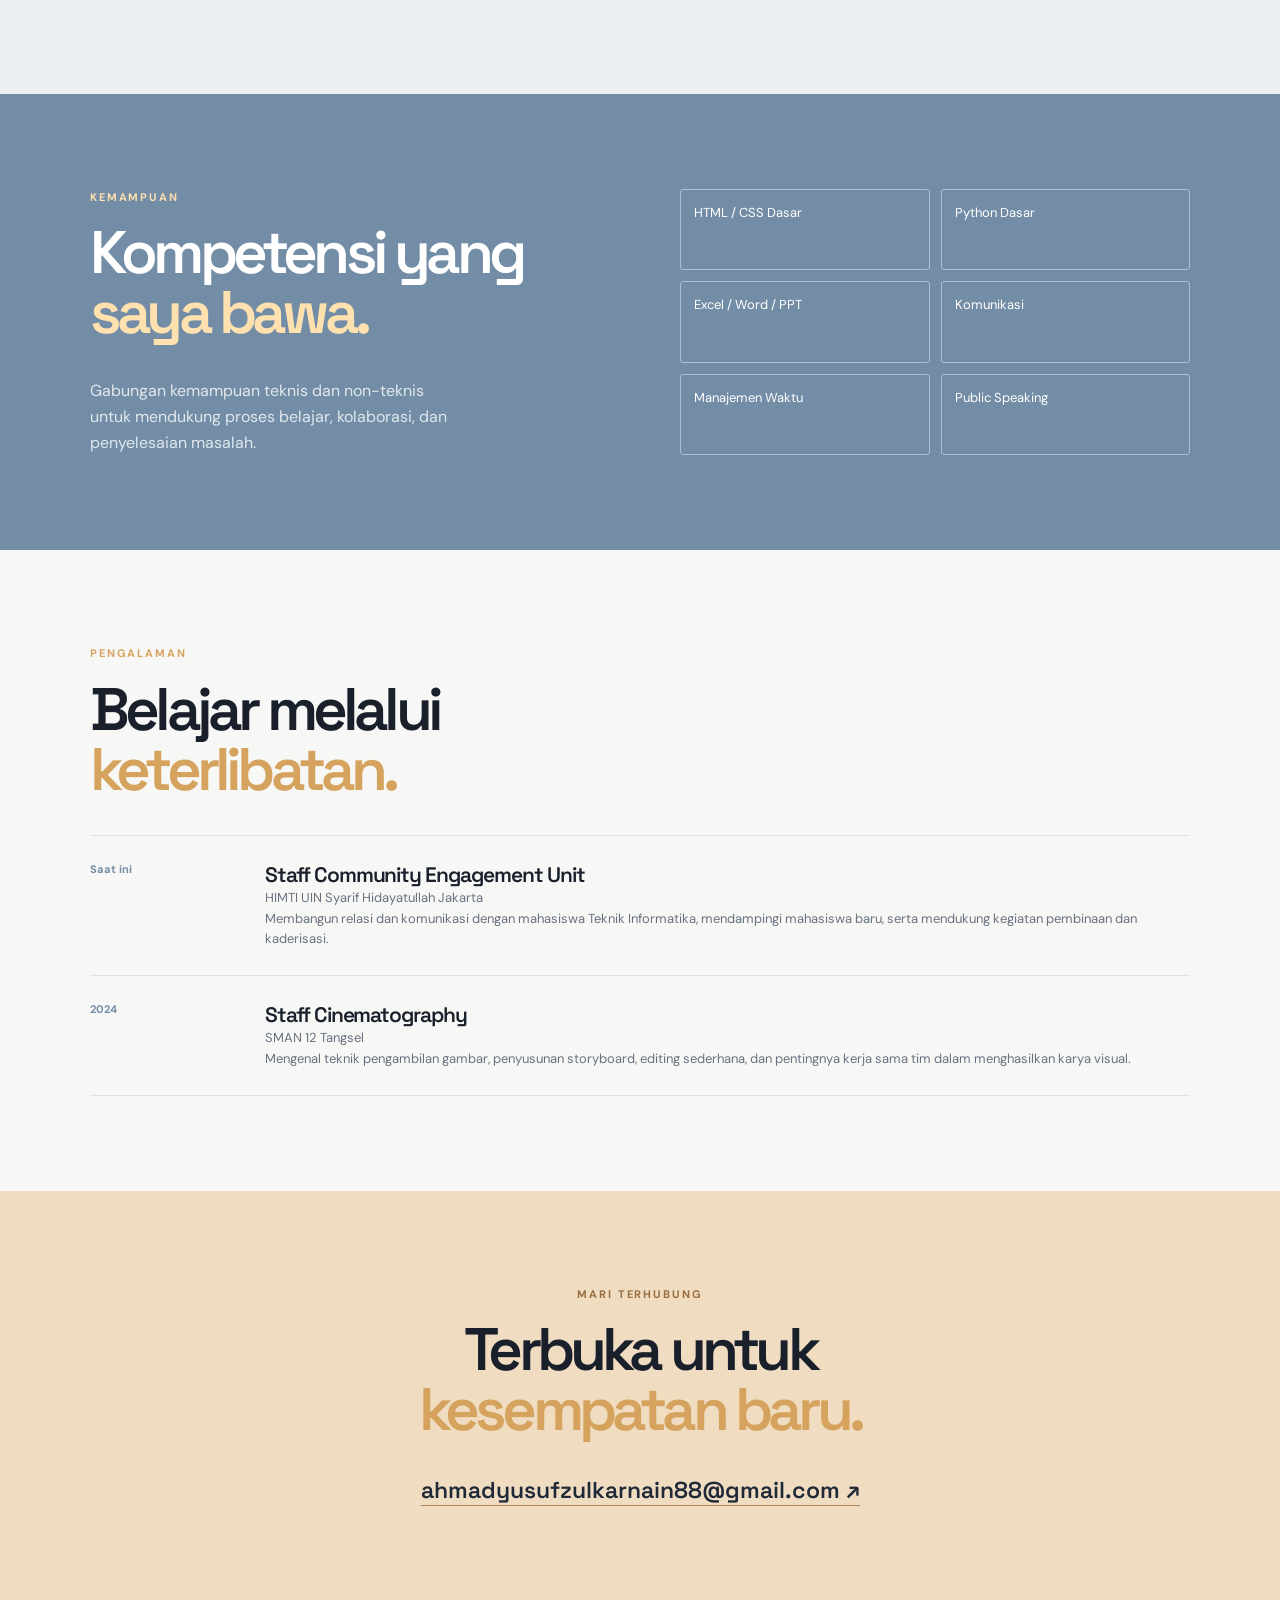
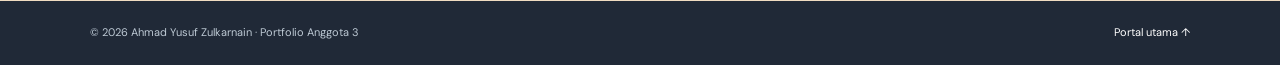
<file: portfolio-anggota-3/index.html>
<!DOCTYPE html>
<html lang="id">
<head>
  <meta charset="UTF-8">
  <meta name="viewport" content="width=device-width, initial-scale=1.0">
  <meta name="description" content="Portfolio Ahmad Yusuf Zulkarnain, mahasiswa Teknik Informatika.">
  <title>Ahmad Yusuf Zulkarnain | Portfolio</title>
  <link rel="preconnect" href="https://fonts.googleapis.com">
  <link rel="preconnect" href="https://fonts.gstatic.com" crossorigin>
  <link href="https://fonts.googleapis.com/css2?family=DM+Sans:wght@400;500;600;700&family=Space+Grotesk:wght@500;600;700&display=swap" rel="stylesheet">
  <style>
    :root{--ink:#19202b;--muted:#697280;--paper:#f7f7f5;--dark:#202937;--gold:#d5a35e;--line:#e0e3e5;--blue:#738da6}*{box-sizing:border-box;margin:0;padding:0}html{scroll-behavior:smooth}body{color:var(--ink);background:var(--paper);font:16px/1.6 "DM Sans",sans-serif}.container{width:min(1100px,calc(100% - 44px));margin:auto}.nav{height:74px;display:flex;align-items:center;justify-content:space-between;border-bottom:1px solid #ffffff20}.header{background:var(--dark);color:white}.brand{font:700 20px "Space Grotesk";color:#fff;text-decoration:none;letter-spacing:-.07em}.brand span{color:var(--gold)}.nav a:last-child{color:#c7d1dc;text-decoration:none;font-size:12px}.hero{background:var(--dark);color:#fff;padding:95px 0 110px}.hero-grid{display:grid;grid-template-columns:1.15fr .85fr;gap:75px;align-items:center}.eyebrow{color:var(--gold);font-size:11px;letter-spacing:.17em;text-transform:uppercase;font-weight:700}.hero h1{font:600 clamp(48px,7vw,80px)/.94 "Space Grotesk";letter-spacing:-.09em;margin:20px 0}.hero h1 span,.section h2 span{color:var(--gold)}.hero-copy>p:last-of-type{color:#c6ced8;max-width:520px;font-size:17px}.actions{display:flex;gap:14px;margin-top:30px}.button{padding:12px 17px;border-radius:3px;text-decoration:none;font-size:12px;font-weight:700}.primary{background:var(--gold);color:var(--dark)}.outline{border:1px solid #8291a1;color:white}.portrait{height:360px;max-width:330px;margin:auto;border:1px solid #7b8997;border-radius:8px;position:relative;background:linear-gradient(145deg,#374554,#202a38);overflow:hidden;box-shadow:18px 18px 0 #111823}.portrait:before{content:"AYZ";position:absolute;right:20px;top:22px;color:var(--gold);font:600 44px "Space Grotesk";letter-spacing:-.1em}.portrait:after{content:"AHMAD YUSUF ZULKARNAIN";position:absolute;left:22px;bottom:22px;color:#c4ced6;font-size:10px;letter-spacing:.12em}.orb{position:absolute;width:190px;height:190px;border:1px solid #ffffff44;border-radius:50%;top:80px;left:70px}.orb:after{content:"";position:absolute;width:105px;height:105px;border-radius:50%;background:var(--gold);top:42px;left:42px}.section{padding:95px 0}.alt{background:#edf0f2}.section h2{font:600 clamp(36px,5vw,60px)/1 "Space Grotesk";letter-spacing:-.08em;margin:17px 0 35px}.intro{display:grid;grid-template-columns:.85fr 1.15fr;gap:100px}.intro-copy{color:var(--muted);max-width:560px}.intro-copy strong{display:block;color:var(--ink);font:500 23px/1.3 "Space Grotesk";letter-spacing:-.04em;margin-bottom:18px}.facts{display:flex;gap:48px;margin-top:34px;border-top:1px solid var(--line);padding-top:20px}.facts strong{display:block;color:var(--blue);font:600 37px "Space Grotesk";letter-spacing:-.1em}.facts small{font-size:11px;color:var(--muted)}.rows{border-top:1px solid var(--line)}.row{display:grid;grid-template-columns:145px 1fr;gap:30px;padding:25px 0;border-bottom:1px solid var(--line)}.date{font-size:11px;color:var(--blue);font-weight:700}.row h3{font:600 21px "Space Grotesk";letter-spacing:-.05em}.label{color:#89929d;font-size:12px}.row p{color:var(--muted);font-size:13px}.skills{background:var(--blue);color:#fff}.skills .eyebrow{color:#ffe0af}.skills h2 span{color:#ffe0af}.skills-grid{display:grid;grid-template-columns:1fr 1fr;gap:80px}.skills-intro p{color:#e0e8ee;max-width:370px}.skill-list{display:grid;grid-template-columns:1fr 1fr;gap:11px}.skill-list span{padding:13px;border:1px solid #aac0d4;border-radius:3px;color:#fff;font-size:13px}.contact{text-align:center;background:#f0dcc1}.contact .eyebrow{color:#976d3f}.email{display:inline-block;color:var(--dark);font:600 23px "Space Grotesk";text-decoration:none;border-bottom:1px solid #a9855a}.footer{background:var(--dark);color:#bdc9d4;font-size:11px;padding:23px 0}.footer .container{display:flex;justify-content:space-between}.footer a{color:white;text-decoration:none}@media(max-width:760px){.container{width:calc(100% - 34px)}.hero-grid,.intro,.skills-grid{grid-template-columns:1fr;gap:45px}.hero{padding:75px 0 90px}.portrait{width:min(100%,330px)}.section{padding:75px 0}.row{grid-template-columns:1fr;gap:4px}.skill-list{grid-template-columns:1fr}.footer .container{flex-wrap:wrap;gap:8px}}
  </style>
</head>
<body>
  <header class="header"><nav class="nav container"><a class="brand" href="#home">ahmad<span>.</span>yusuf</a><a href="#contact">Mari terhubung ↗</a></nav></header>
  <main>
    <section id="home" class="hero"><div class="container hero-grid"><div class="hero-copy"><p class="eyebrow">Portfolio · Anggota 3</p><h1>Teliti dalam<br /><span>setiap detail.</span></h1><p>Saya Ahmad Yusuf Zulkarnain, mahasiswa Teknik Informatika yang tertarik pada teknologi, komunikasi, dan pengembangan diri.</p><div class="actions"><a class="button primary" href="#experience">Lihat pengalaman</a><a class="button outline" href="mailto:ahmadyusufzulkarnain88@gmail.com">Hubungi saya</a></div></div><div class="portrait"><div class="orb"></div></div></div></section>
    <section id="about" class="section"><div class="container intro"><div><p class="eyebrow">Tentang saya</p><h2>Teknologi dengan<br /><span>sentuhan manusia.</span></h2></div><div class="intro-copy"><strong>Teliti, terorganisir, komunikatif, dan siap bertumbuh melalui pengalaman baru.</strong><p>Saya menempuh S1 Teknik Informatika di UIN Syarif Hidayatullah Jakarta. Selain mempelajari teknologi, saya aktif mengembangkan kemampuan komunikasi, koordinasi, teamwork, problem solving, dan relationship building.</p><div class="facts"><div><strong>2025</strong><small>Mulai kuliah<br>Teknik Informatika</small></div><div><strong>02</strong><small>Pengalaman<br>organisasi</small></div><div><strong>03</strong><small>Skill<br>teknis utama</small></div></div></div></div></section>
    <section id="education" class="section alt"><div class="container"><p class="eyebrow">Pendidikan</p><h2>Fondasi <span>akademik.</span></h2><div class="rows"><div class="row"><span class="date">2025 — 2029</span><div><h3>S1 Teknik Informatika</h3><p class="label">UIN Syarif Hidayatullah Jakarta</p><p>Mengembangkan dasar pemrograman, pemikiran logis, dan kemampuan teknologi melalui pembelajaran berkelanjutan.</p></div></div><div class="row"><span class="date">2022 — 2025</span><div><h3>Jurusan MIPA</h3><p class="label">SMA 12 Tangerang Selatan</p></div></div></div></div></section>
    <section id="skills" class="section skills"><div class="container skills-grid"><div class="skills-intro"><p class="eyebrow">Kemampuan</p><h2>Kompetensi yang<br /><span>saya bawa.</span></h2><p>Gabungan kemampuan teknis dan non-teknis untuk mendukung proses belajar, kolaborasi, dan penyelesaian masalah.</p></div><div class="skill-list"><span>HTML / CSS Dasar</span><span>Python Dasar</span><span>Excel / Word / PPT</span><span>Komunikasi</span><span>Manajemen Waktu</span><span>Public Speaking</span></div></div></section>
    <section id="experience" class="section"><div class="container"><p class="eyebrow">Pengalaman</p><h2>Belajar melalui<br /><span>keterlibatan.</span></h2><div class="rows"><div class="row"><span class="date">Saat ini</span><div><h3>Staff Community Engagement Unit</h3><p class="label">HIMTI UIN Syarif Hidayatullah Jakarta</p><p>Membangun relasi dan komunikasi dengan mahasiswa Teknik Informatika, mendampingi mahasiswa baru, serta mendukung kegiatan pembinaan dan kaderisasi.</p></div></div><div class="row"><span class="date">2024</span><div><h3>Staff Cinematography</h3><p class="label">SMAN 12 Tangsel</p><p>Mengenal teknik pengambilan gambar, penyusunan storyboard, editing sederhana, dan pentingnya kerja sama tim dalam menghasilkan karya visual.</p></div></div></div></div></section>
    <section id="contact" class="section contact"><div class="container"><p class="eyebrow">Mari terhubung</p><h2>Terbuka untuk<br /><span>kesempatan baru.</span></h2><a class="email" href="mailto:ahmadyusufzulkarnain88@gmail.com">ahmadyusufzulkarnain88@gmail.com ↗</a></div></section>
  </main>
  <footer class="footer"><div class="container"><span>© 2026 Ahmad Yusuf Zulkarnain · Portfolio Anggota 3</span><a href="../index.html">Portal utama ↑</a></div></footer>
</body>
</html>
</file>
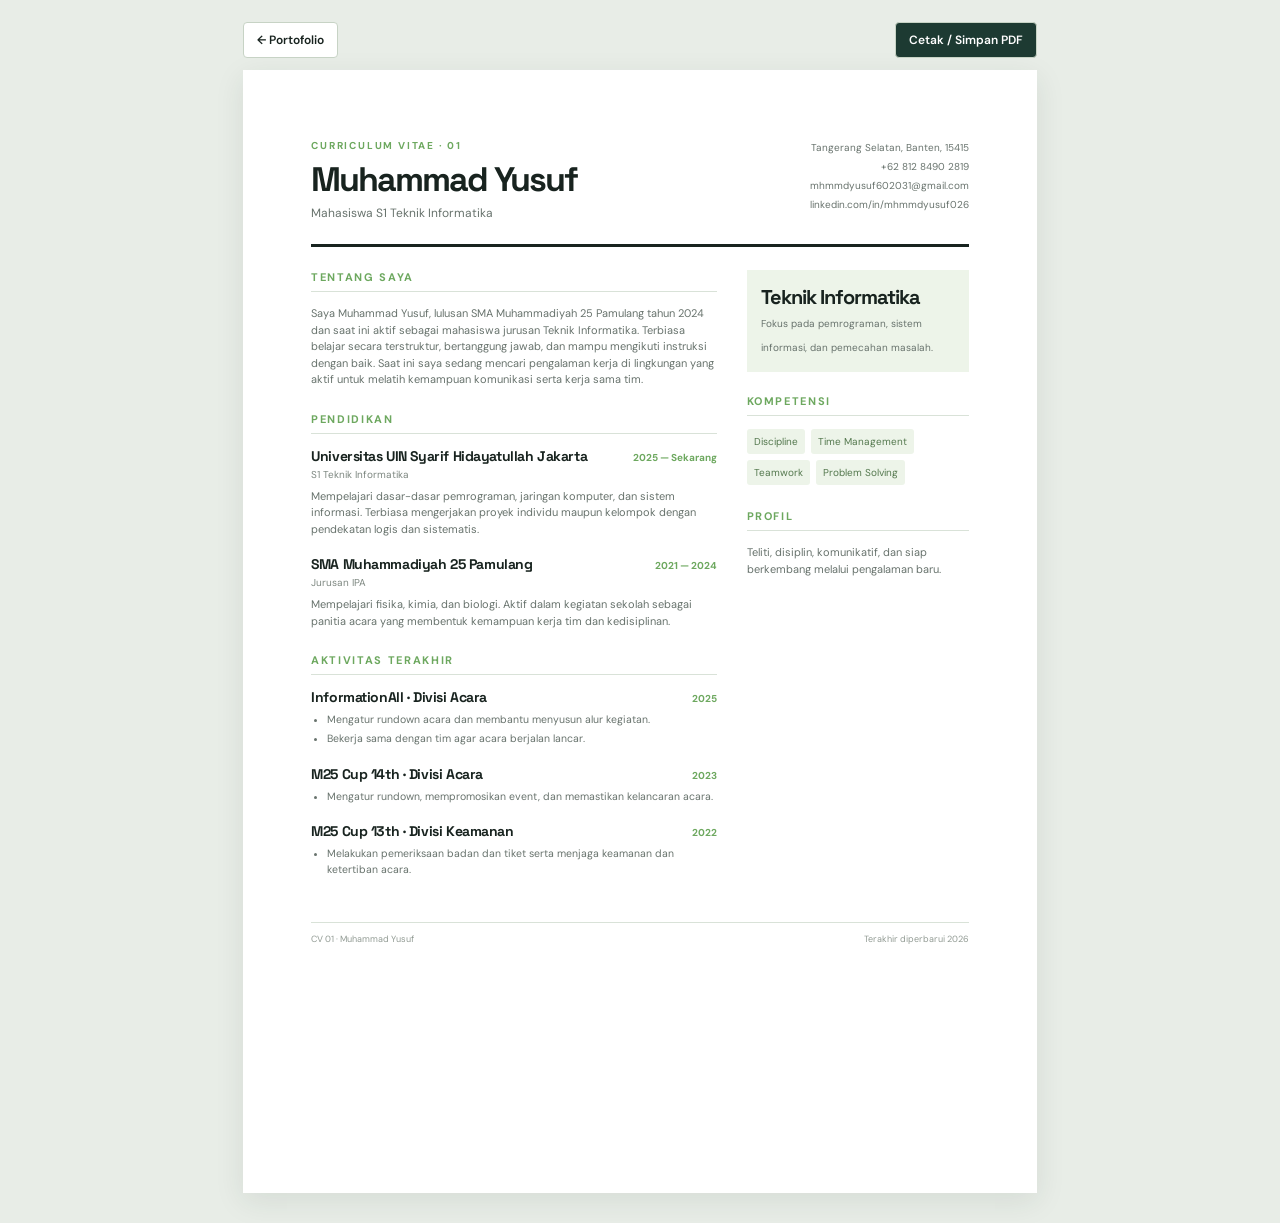
<file: cv-1.html>
<!DOCTYPE html>
<html lang="id">
<head>
  <meta charset="UTF-8">
  <meta name="viewport" content="width=device-width, initial-scale=1.0">
  <title>CV 1 - Muhammad Yusuf</title>
  <link rel="preconnect" href="https://fonts.googleapis.com">
  <link rel="preconnect" href="https://fonts.gstatic.com" crossorigin>
  <link href="https://fonts.googleapis.com/css2?family=DM+Sans:wght@400;500;600;700&family=Space+Grotesk:wght@500;600;700&display=swap" rel="stylesheet">
  <link rel="stylesheet" href="cv.css">
</head>
<body>
  <div class="cv-toolbar"><a href="index.html">← Portofolio</a><button onclick="window.print()">Cetak / Simpan PDF</button></div>
  <article class="cv-sheet">
    <header class="cv-header">
      <div><p class="cv-kicker">Curriculum Vitae · 01</p><h1 class="cv-name">Muhammad Yusuf</h1><p class="cv-role">Mahasiswa S1 Teknik Informatika</p></div>
      <div class="cv-contact">Tangerang Selatan, Banten, 15415<br><a href="tel:+6281284902819">+62 812 8490 2819</a><br><a href="mailto:mhmmdyusuf602031@gmail.com">mhmmdyusuf602031@gmail.com</a><br>linkedin.com/in/mhmmdyusuf026</div>
    </header>
    <div class="cv-layout">
      <main>
        <section class="cv-section"><h2>Tentang Saya</h2><p>Saya Muhammad Yusuf, lulusan SMA Muhammadiyah 25 Pamulang tahun 2024 dan saat ini aktif sebagai mahasiswa jurusan Teknik Informatika. Terbiasa belajar secara terstruktur, bertanggung jawab, dan mampu mengikuti instruksi dengan baik. Saat ini saya sedang mencari pengalaman kerja di lingkungan yang aktif untuk melatih kemampuan komunikasi serta kerja sama tim.</p></section>
        <section class="cv-section"><h2>Pendidikan</h2>
          <div class="cv-entry"><div class="cv-entry-head"><h3>Universitas UIN Syarif Hidayatullah Jakarta</h3><span class="cv-date">2025 — Sekarang</span></div><div class="cv-place">S1 Teknik Informatika</div><p>Mempelajari dasar-dasar pemrograman, jaringan komputer, dan sistem informasi. Terbiasa mengerjakan proyek individu maupun kelompok dengan pendekatan logis dan sistematis.</p></div>
          <div class="cv-entry"><div class="cv-entry-head"><h3>SMA Muhammadiyah 25 Pamulang</h3><span class="cv-date">2021 — 2024</span></div><div class="cv-place">Jurusan IPA</div><p>Mempelajari fisika, kimia, dan biologi. Aktif dalam kegiatan sekolah sebagai panitia acara yang membentuk kemampuan kerja tim dan kedisiplinan.</p></div>
        </section>
        <section class="cv-section"><h2>Aktivitas Terakhir</h2>
          <div class="cv-entry"><div class="cv-entry-head"><h3>InformationAll · Divisi Acara</h3><span class="cv-date">2025</span></div><ul><li>Mengatur rundown acara dan membantu menyusun alur kegiatan.</li><li>Bekerja sama dengan tim agar acara berjalan lancar.</li></ul></div>
          <div class="cv-entry"><div class="cv-entry-head"><h3>M25 Cup 14th · Divisi Acara</h3><span class="cv-date">2023</span></div><ul><li>Mengatur rundown, mempromosikan event, dan memastikan kelancaran acara.</li></ul></div>
          <div class="cv-entry"><div class="cv-entry-head"><h3>M25 Cup 13th · Divisi Keamanan</h3><span class="cv-date">2022</span></div><ul><li>Melakukan pemeriksaan badan dan tiket serta menjaga keamanan dan ketertiban acara.</li></ul></div>
        </section>
      </main>
      <aside>
        <div class="cv-side-note"><strong>Teknik Informatika</strong><span>Fokus pada pemrograman, sistem informasi, dan pemecahan masalah.</span></div>
        <section class="cv-section"><h2>Kompetensi</h2><div class="cv-skills"><span class="cv-skill">Discipline</span><span class="cv-skill">Time Management</span><span class="cv-skill">Teamwork</span><span class="cv-skill">Problem Solving</span></div></section>
        <section class="cv-section"><h2>Profil</h2><p>Teliti, disiplin, komunikatif, dan siap berkembang melalui pengalaman baru.</p></section>
      </aside>
    </div>
    <footer class="cv-footer"><span>CV 01 · Muhammad Yusuf</span><span>Terakhir diperbarui 2026</span></footer>
  </article>
</body>
</html>
</file>
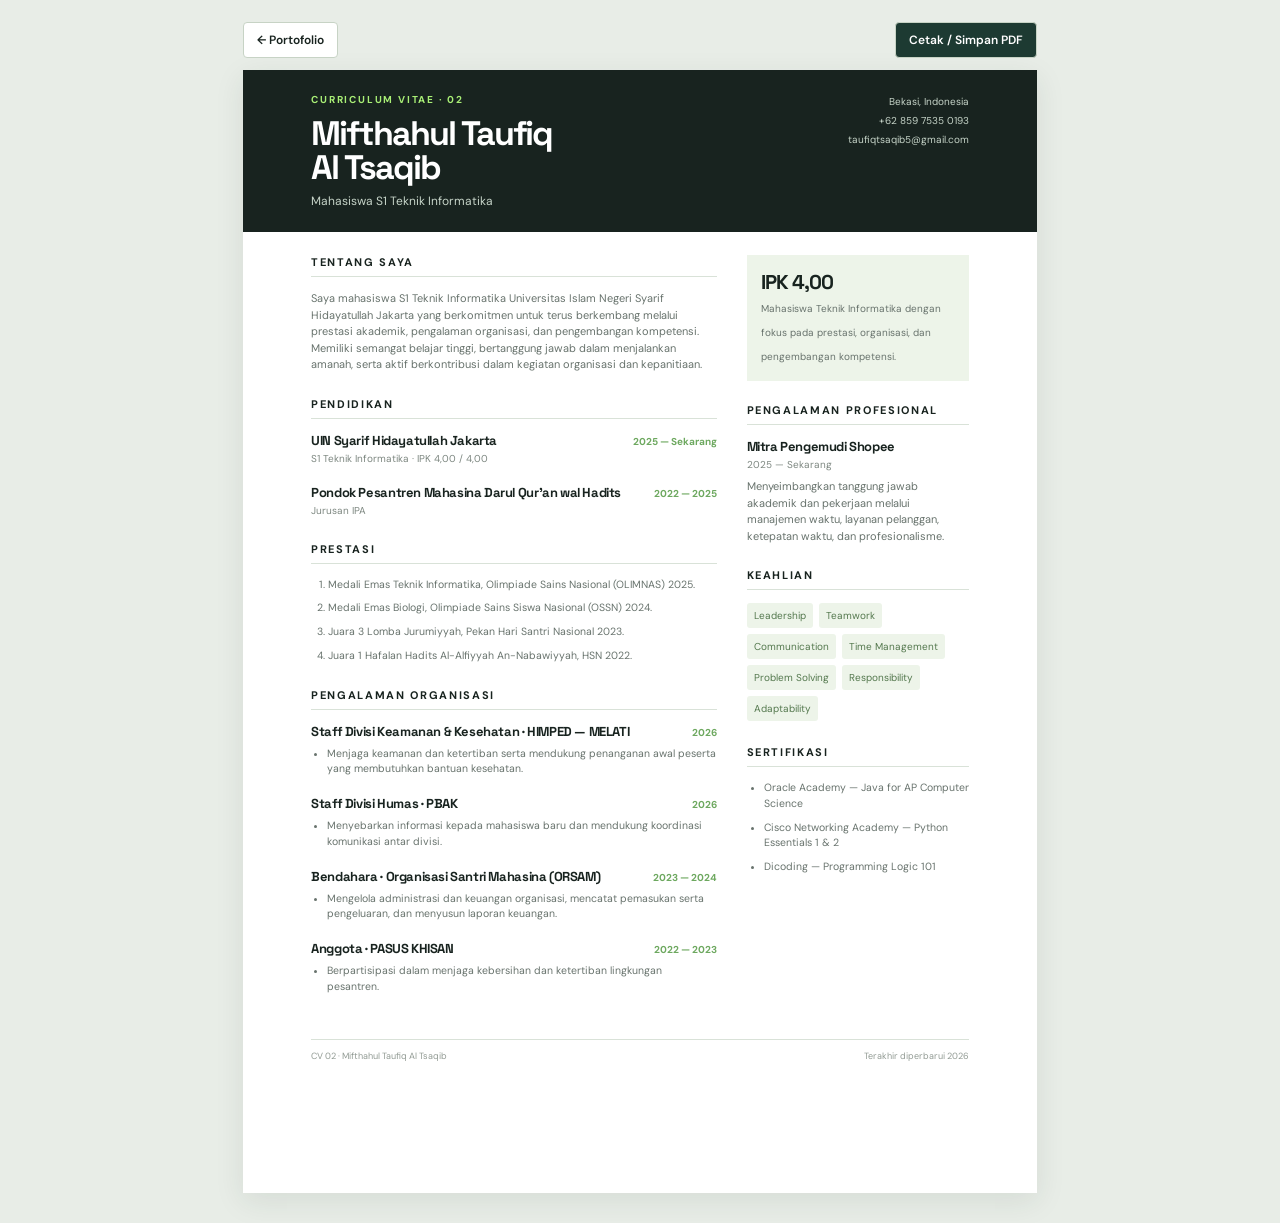
<file: cv-2.html>
<!DOCTYPE html>
<html lang="id">
<head>
  <meta charset="UTF-8">
  <meta name="viewport" content="width=device-width, initial-scale=1.0">
  <title>CV 2 - Mifthahul Taufiq Al Tsaqib</title>
  <link rel="preconnect" href="https://fonts.googleapis.com">
  <link rel="preconnect" href="https://fonts.gstatic.com" crossorigin>
  <link href="https://fonts.googleapis.com/css2?family=DM+Sans:wght@400;500;600;700&family=Space+Grotesk:wght@500;600;700&display=swap" rel="stylesheet">
  <link rel="stylesheet" href="cv.css">
</head>
<body>
  <div class="cv-toolbar"><a href="index.html">← Portofolio</a><button onclick="window.print()">Cetak / Simpan PDF</button></div>
  <article class="cv-sheet cv-2">
    <header class="cv-header"><div><p class="cv-kicker">Curriculum Vitae · 02</p><h1 class="cv-name">Mifthahul Taufiq<br>Al Tsaqib</h1><p class="cv-role">Mahasiswa S1 Teknik Informatika</p></div><div class="cv-contact">Bekasi, Indonesia<br><a href="tel:+6285975350193">+62 859 7535 0193</a><br><a href="mailto:taufiqtsaqib5@gmail.com">taufiqtsaqib5@gmail.com</a></div></header>
    <div class="cv-layout">
      <main>
        <section class="cv-section"><h2>Tentang Saya</h2><p>Saya mahasiswa S1 Teknik Informatika Universitas Islam Negeri Syarif Hidayatullah Jakarta yang berkomitmen untuk terus berkembang melalui prestasi akademik, pengalaman organisasi, dan pengembangan kompetensi. Memiliki semangat belajar tinggi, bertanggung jawab dalam menjalankan amanah, serta aktif berkontribusi dalam kegiatan organisasi dan kepanitiaan.</p></section>
        <section class="cv-section"><h2>Pendidikan</h2>
          <div class="cv-entry"><div class="cv-entry-head"><h3>UIN Syarif Hidayatullah Jakarta</h3><span class="cv-date">2025 — Sekarang</span></div><div class="cv-place">S1 Teknik Informatika · IPK 4,00 / 4,00</div></div>
          <div class="cv-entry"><div class="cv-entry-head"><h3>Pondok Pesantren Mahasina Darul Qur’an wal Hadits</h3><span class="cv-date">2022 — 2025</span></div><div class="cv-place">Jurusan IPA</div></div>
        </section>
        <section class="cv-section"><h2>Prestasi</h2><ol class="cv-achievements"><li>Medali Emas Teknik Informatika, Olimpiade Sains Nasional (OLIMNAS) 2025.</li><li>Medali Emas Biologi, Olimpiade Sains Siswa Nasional (OSSN) 2024.</li><li>Juara 3 Lomba Jurumiyyah, Pekan Hari Santri Nasional 2023.</li><li>Juara 1 Hafalan Hadits Al-Alfiyyah An-Nabawiyyah, HSN 2022.</li></ol></section>
        <section class="cv-section"><h2>Pengalaman Organisasi</h2>
          <div class="cv-entry"><div class="cv-entry-head"><h3>Staff Divisi Keamanan & Kesehatan · HIMPED — MELATI</h3><span class="cv-date">2026</span></div><ul><li>Menjaga keamanan dan ketertiban serta mendukung penanganan awal peserta yang membutuhkan bantuan kesehatan.</li></ul></div>
          <div class="cv-entry"><div class="cv-entry-head"><h3>Staff Divisi Humas · PBAK</h3><span class="cv-date">2026</span></div><ul><li>Menyebarkan informasi kepada mahasiswa baru dan mendukung koordinasi komunikasi antar divisi.</li></ul></div>
          <div class="cv-entry"><div class="cv-entry-head"><h3>Bendahara · Organisasi Santri Mahasina (ORSAM)</h3><span class="cv-date">2023 — 2024</span></div><ul><li>Mengelola administrasi dan keuangan organisasi, mencatat pemasukan serta pengeluaran, dan menyusun laporan keuangan.</li></ul></div>
          <div class="cv-entry"><div class="cv-entry-head"><h3>Anggota · PASUS KHISAN</h3><span class="cv-date">2022 — 2023</span></div><ul><li>Berpartisipasi dalam menjaga kebersihan dan ketertiban lingkungan pesantren.</li></ul></div>
        </section>
      </main>
      <aside>
        <div class="cv-side-note"><strong>IPK 4,00</strong><span>Mahasiswa Teknik Informatika dengan fokus pada prestasi, organisasi, dan pengembangan kompetensi.</span></div>
        <section class="cv-section"><h2>Pengalaman Profesional</h2><div class="cv-entry"><h3>Mitra Pengemudi Shopee</h3><div class="cv-place">2025 — Sekarang</div><p>Menyeimbangkan tanggung jawab akademik dan pekerjaan melalui manajemen waktu, layanan pelanggan, ketepatan waktu, dan profesionalisme.</p></div></section>
        <section class="cv-section"><h2>Keahlian</h2><div class="cv-skills"><span class="cv-skill">Leadership</span><span class="cv-skill">Teamwork</span><span class="cv-skill">Communication</span><span class="cv-skill">Time Management</span><span class="cv-skill">Problem Solving</span><span class="cv-skill">Responsibility</span><span class="cv-skill">Adaptability</span></div></section>
        <section class="cv-section"><h2>Sertifikasi</h2><ul class="cv-achievements"><li>Oracle Academy — Java for AP Computer Science</li><li>Cisco Networking Academy — Python Essentials 1 & 2</li><li>Dicoding — Programming Logic 101</li></ul></section>
      </aside>
    </div>
    <footer class="cv-footer"><span>CV 02 · Mifthahul Taufiq Al Tsaqib</span><span>Terakhir diperbarui 2026</span></footer>
  </article>
</body>
</html>
</file>
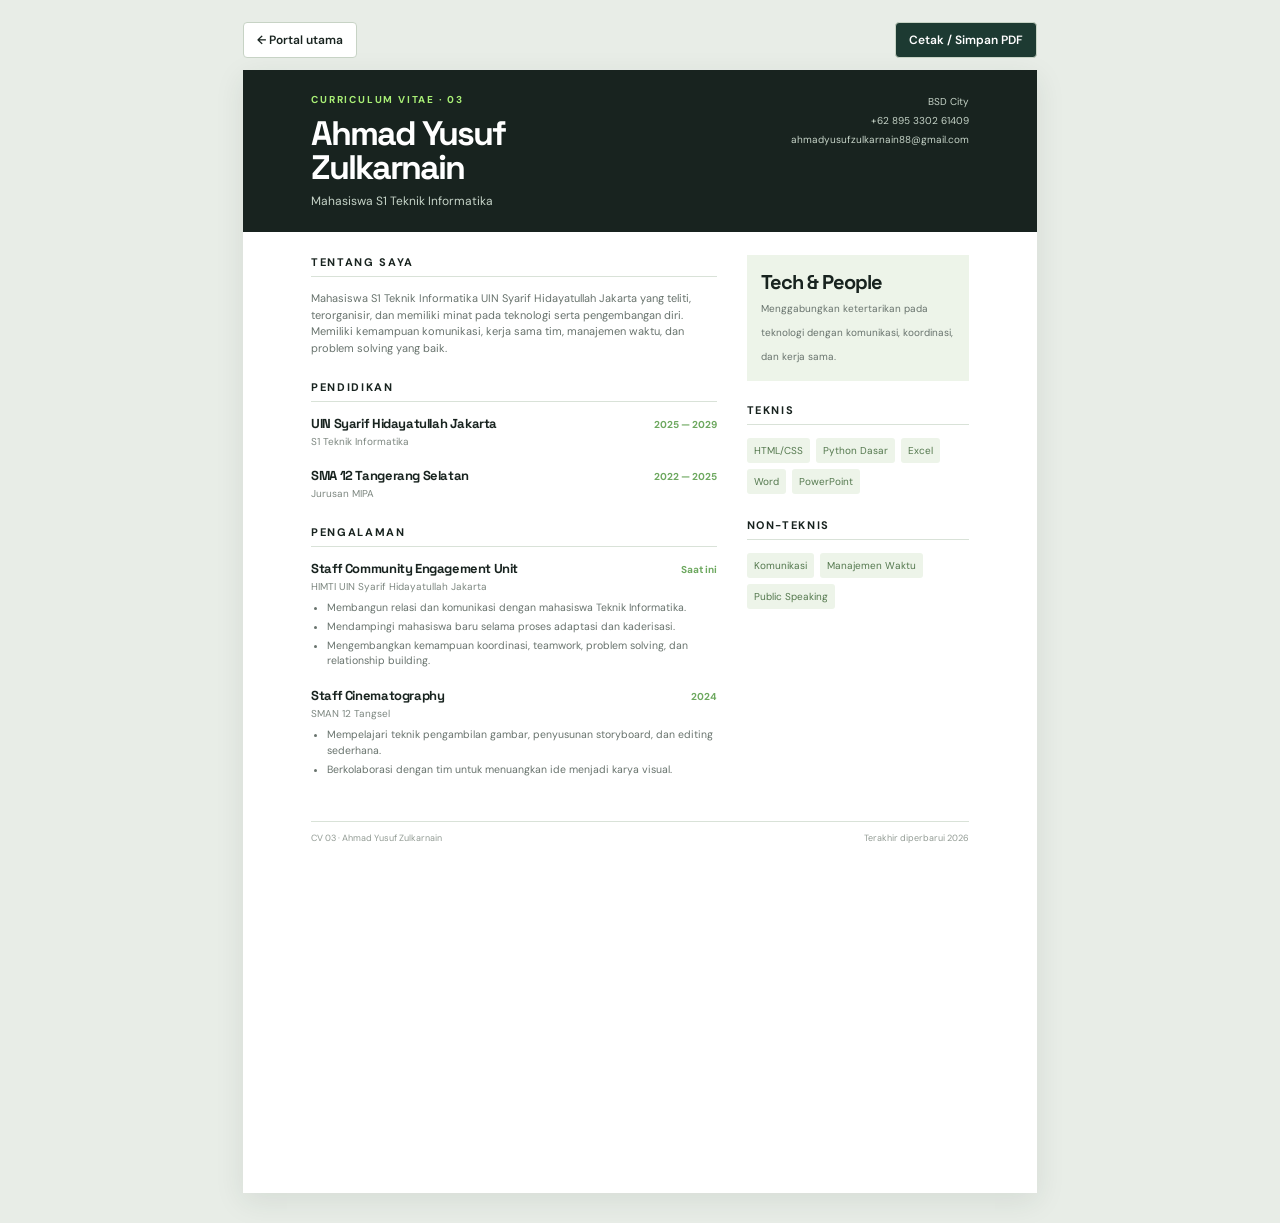
<file: cv-3.html>
<!DOCTYPE html>
<html lang="id">
<head>
  <meta charset="UTF-8">
  <meta name="viewport" content="width=device-width, initial-scale=1.0">
  <title>CV 3 - Ahmad Yusuf Zulkarnain</title>
  <link rel="preconnect" href="https://fonts.googleapis.com">
  <link rel="preconnect" href="https://fonts.gstatic.com" crossorigin>
  <link href="https://fonts.googleapis.com/css2?family=DM+Sans:wght@400;500;600;700&family=Space+Grotesk:wght@500;600;700&display=swap" rel="stylesheet">
  <link rel="stylesheet" href="cv.css">
</head>
<body>
  <div class="cv-toolbar"><a href="index.html">← Portal utama</a><button onclick="window.print()">Cetak / Simpan PDF</button></div>
  <article class="cv-sheet cv-2">
    <header class="cv-header"><div><p class="cv-kicker">Curriculum Vitae · 03</p><h1 class="cv-name">Ahmad Yusuf<br> Zulkarnain</h1><p class="cv-role">Mahasiswa S1 Teknik Informatika</p></div><div class="cv-contact">BSD City<br><a href="tel:+62895330261409">+62 895 3302 61409</a><br><a href="mailto:ahmadyusufzulkarnain88@gmail.com">ahmadyusufzulkarnain88@gmail.com</a></div></header>
    <div class="cv-layout">
      <main>
        <section class="cv-section"><h2>Tentang Saya</h2><p>Mahasiswa S1 Teknik Informatika UIN Syarif Hidayatullah Jakarta yang teliti, terorganisir, dan memiliki minat pada teknologi serta pengembangan diri. Memiliki kemampuan komunikasi, kerja sama tim, manajemen waktu, dan problem solving yang baik.</p></section>
        <section class="cv-section"><h2>Pendidikan</h2>
          <div class="cv-entry"><div class="cv-entry-head"><h3>UIN Syarif Hidayatullah Jakarta</h3><span class="cv-date">2025 — 2029</span></div><div class="cv-place">S1 Teknik Informatika</div></div>
          <div class="cv-entry"><div class="cv-entry-head"><h3>SMA 12 Tangerang Selatan</h3><span class="cv-date">2022 — 2025</span></div><div class="cv-place">Jurusan MIPA</div></div>
        </section>
        <section class="cv-section"><h2>Pengalaman</h2>
          <div class="cv-entry"><div class="cv-entry-head"><h3>Staff Community Engagement Unit</h3><span class="cv-date">Saat ini</span></div><div class="cv-place">HIMTI UIN Syarif Hidayatullah Jakarta</div><ul><li>Membangun relasi dan komunikasi dengan mahasiswa Teknik Informatika.</li><li>Mendampingi mahasiswa baru selama proses adaptasi dan kaderisasi.</li><li>Mengembangkan kemampuan koordinasi, teamwork, problem solving, dan relationship building.</li></ul></div>
          <div class="cv-entry"><div class="cv-entry-head"><h3>Staff Cinematography</h3><span class="cv-date">2024</span></div><div class="cv-place">SMAN 12 Tangsel</div><ul><li>Mempelajari teknik pengambilan gambar, penyusunan storyboard, dan editing sederhana.</li><li>Berkolaborasi dengan tim untuk menuangkan ide menjadi karya visual.</li></ul></div>
        </section>
      </main>
      <aside>
        <div class="cv-side-note"><strong>Tech & People</strong><span>Menggabungkan ketertarikan pada teknologi dengan komunikasi, koordinasi, dan kerja sama.</span></div>
        <section class="cv-section"><h2>Teknis</h2><div class="cv-skills"><span class="cv-skill">HTML/CSS</span><span class="cv-skill">Python Dasar</span><span class="cv-skill">Excel</span><span class="cv-skill">Word</span><span class="cv-skill">PowerPoint</span></div></section>
        <section class="cv-section"><h2>Non-Teknis</h2><div class="cv-skills"><span class="cv-skill">Komunikasi</span><span class="cv-skill">Manajemen Waktu</span><span class="cv-skill">Public Speaking</span></div></section>
      </aside>
    </div>
    <footer class="cv-footer"><span>CV 03 · Ahmad Yusuf Zulkarnain</span><span>Terakhir diperbarui 2026</span></footer>
  </article>
</body>
</html>
</file>
<file: cv.css>
:root{--ink:#18231f;--muted:#68736d;--green:#6da85f;--pale:#edf4e9;--line:#d9e2d8;--serif:"Space Grotesk",Arial,sans-serif;--body:"DM Sans",Arial,sans-serif}*{box-sizing:border-box}body{margin:0;background:#e8ede7;color:var(--ink);font-family:var(--body);line-height:1.5}.cv-toolbar{width:210mm;margin:22px auto 12px;display:flex;justify-content:space-between;align-items:center}.cv-toolbar a,.cv-toolbar button{border:1px solid #c7d3c5;background:#fff;color:var(--ink);border-radius:4px;padding:9px 13px;text-decoration:none;font:600 12px var(--body);cursor:pointer}.cv-toolbar button{background:#1d3a32;color:#fff}.cv-sheet{width:210mm;min-height:297mm;margin:0 auto 30px;background:#fff;padding:18mm 18mm 15mm;box-shadow:0 8px 28px #1f352b18}.cv-header{display:flex;justify-content:space-between;gap:30px;padding-bottom:22px;border-bottom:3px solid var(--ink)}.cv-kicker{color:var(--green);font-size:10px;letter-spacing:.18em;text-transform:uppercase;font-weight:700;margin:0 0 10px}.cv-name{font:700 34px/1 var(--serif);letter-spacing:-.06em;margin:0 0 7px}.cv-role{color:var(--muted);font-size:12px;margin:0}.cv-contact{text-align:right;color:var(--muted);font-size:10px;line-height:1.9}.cv-contact a{color:inherit;text-decoration:none}.cv-layout{display:grid;grid-template-columns:1.55fr .85fr;gap:30px;margin-top:23px}.cv-section{margin-bottom:24px}.cv-section h2{font:700 11px var(--body);text-transform:uppercase;letter-spacing:.15em;color:var(--green);border-bottom:1px solid var(--line);padding-bottom:7px;margin:0 0 13px}.cv-section p{font-size:11px;color:var(--muted);margin:0}.cv-entry{margin:0 0 18px}.cv-entry:last-child{margin-bottom:0}.cv-entry-head{display:flex;justify-content:space-between;gap:12px;align-items:baseline}.cv-entry h3{font:700 14px var(--serif);letter-spacing:-.03em;margin:0}.cv-date{font-size:10px;color:var(--green);white-space:nowrap;font-weight:700}.cv-place{font-size:10px;color:#7d8780;margin:2px 0 6px}.cv-entry ul{margin:6px 0 0;padding-left:16px;color:var(--muted);font-size:10.5px}.cv-entry li{margin:3px 0}.cv-skills{display:flex;flex-wrap:wrap;gap:6px}.cv-skill{background:var(--pale);color:#54784e;border-radius:3px;padding:5px 7px;font-size:10px}.cv-side-note{background:var(--pale);padding:14px;margin-bottom:22px}.cv-side-note strong{display:block;font:700 20px var(--serif);letter-spacing:-.05em}.cv-side-note span{font-size:10px;color:var(--muted)}.cv-achievements{padding-left:17px;margin:0;color:var(--muted);font-size:10.5px}.cv-achievements li{margin-bottom:8px}.cv-footer{border-top:1px solid var(--line);padding-top:10px;color:#929b94;font-size:9px;margin-top:20px;display:flex;justify-content:space-between}.cv-2 .cv-header{background:var(--ink);color:#fff;padding:22px 24px;border:0;margin:-18mm -18mm 23px;padding-left:18mm;padding-right:18mm}.cv-2 .cv-role,.cv-2 .cv-contact{color:#c6d4c8}.cv-2 .cv-kicker{color:#a9ef76}.cv-2 .cv-section h2{color:var(--ink)}.cv-2 .cv-entry h3{font-size:13px}@media(max-width:850px){.cv-toolbar,.cv-sheet{width:calc(100% - 28px)}.cv-sheet{padding:28px 22px}.cv-2 .cv-header{margin:-28px -22px 23px;padding:25px 22px}.cv-header{flex-direction:column}.cv-contact{text-align:left}.cv-layout{grid-template-columns:1fr;gap:0}.cv-side-note{display:none}}@media print{body{background:#fff}.cv-toolbar{display:none}.cv-sheet{width:210mm;min-height:297mm;margin:0;box-shadow:none}.cv-2 .cv-header{-webkit-print-color-adjust:exact;print-color-adjust:exact}}
</file>
